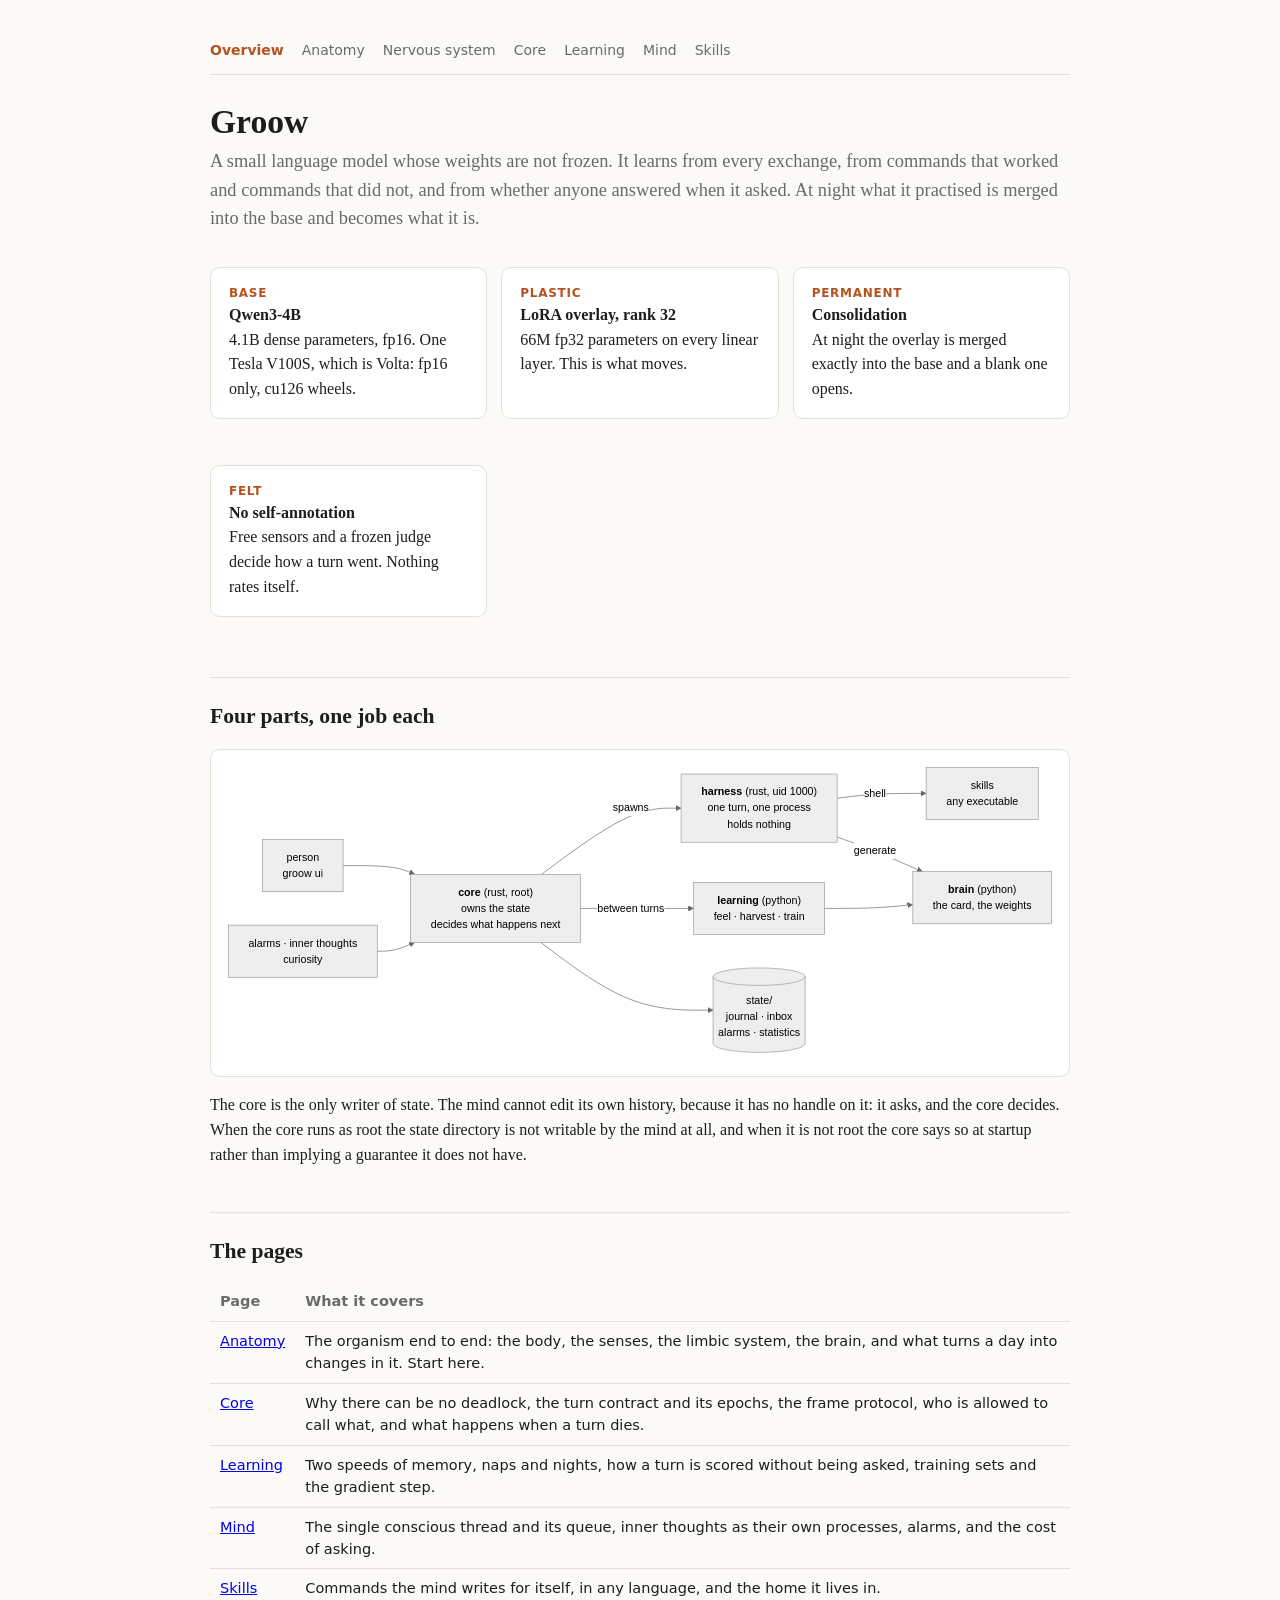
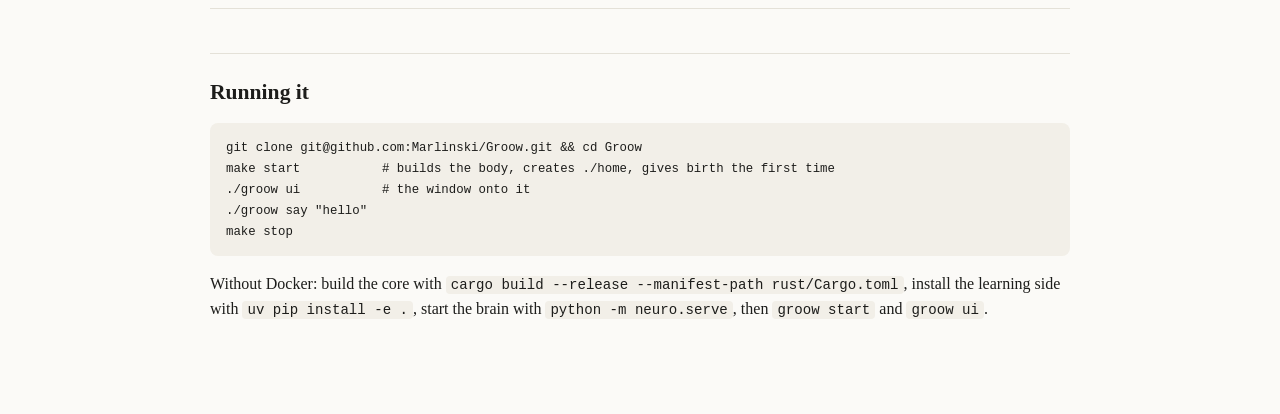
<file: docs/index.html>
<!doctype html><html lang="en"><head><title>Groow · how it works</title><meta charset="utf-8"><meta name="viewport" content="width=device-width,initial-scale=1"><link rel="stylesheet" href="style.css"><script src="vendor/mermaid.min.js"></script><script src="_mermaid.js"></script></head><body><main>
<nav class="top"><a href="index.html" class="here">Overview</a><a href="anatomy.html">Anatomy</a><a href="nervous.html">Nervous system</a><a href="core.html">Core</a><a href="learning.html">Learning</a><a href="mind.html">Mind</a><a href="extension.html">Skills</a></nav>
<h1>Groow</h1>
<p class="lead">A small language model whose weights are not frozen. It learns from every exchange, from commands that worked and commands that did not, and from whether anyone answered when it asked. At night what it practised is merged into the base and becomes what it is.</p>

<div class="grid">
<div class="card"><div class="k">Base</div><b>Qwen3-4B</b><br>4.1B dense parameters, fp16. One Tesla V100S, which is Volta: fp16 only, cu126 wheels.</div>
<div class="card"><div class="k">Plastic</div><b>LoRA overlay, rank 32</b><br>66M fp32 parameters on every linear layer. This is what moves.</div>
<div class="card"><div class="k">Permanent</div><b>Consolidation</b><br>At night the overlay is merged exactly into the base and a blank one opens.</div>
<div class="card"><div class="k">Felt</div><b>No self-annotation</b><br>Free sensors and a frozen judge decide how a turn went. Nothing rates itself.</div>
</div>

<h2>Four parts, one job each</h2>
<pre class="mermaid">
flowchart LR
  P["person<br/>groow ui"] --> C
  A["alarms · inner thoughts<br/>curiosity"] --> C
  C["<b>core</b> (rust, root)<br/>owns the state<br/>decides what happens next"] -- spawns --> H["<b>harness</b> (rust, uid 1000)<br/>one turn, one process<br/>holds nothing"]
  H -- shell --> S["skills<br/>any executable"]
  H -- generate --> B["<b>brain</b> (python)<br/>the card, the weights"]
  C -- between turns --> L["<b>learning</b> (python)<br/>feel · harvest · train"]
  L --> B
  C --- ST[("state/<br/>journal · inbox<br/>alarms · statistics")]
</pre>

<p>The core is the only writer of state. The mind cannot edit its own history, because it has no
handle on it: it asks, and the core decides. When the core runs as root the state directory is
not writable by the mind at all, and when it is not root the core says so at startup rather
than implying a guarantee it does not have.</p>

<h2>The pages</h2>
<table><tr><th>Page</th><th>What it covers</th></tr>
<tr><td><a href="anatomy.html">Anatomy</a></td><td>The organism end to end: the body, the senses, the limbic system, the brain, and what turns a day into changes in it. Start here.</td></tr>
<tr><td><a href="core.html">Core</a></td><td>Why there can be no deadlock, the turn contract and its epochs, the frame protocol, who is allowed to call what, and what happens when a turn dies.</td></tr>
<tr><td><a href="learning.html">Learning</a></td><td>Two speeds of memory, naps and nights, how a turn is scored without being asked, training sets and the gradient step.</td></tr>
<tr><td><a href="mind.html">Mind</a></td><td>The single conscious thread and its queue, inner thoughts as their own processes, alarms, and the cost of asking.</td></tr>
<tr><td><a href="extension.html">Skills</a></td><td>Commands the mind writes for itself, in any language, and the home it lives in.</td></tr>
</table>

<h2>Running it</h2>
<pre><code>git clone git@github.com:Marlinski/Groow.git &amp;&amp; cd Groow
make start           # builds the body, creates ./home, gives birth the first time
./groow ui           # the window onto it
./groow say "hello"
make stop</code></pre>
<p>Without Docker: build the core with <code>cargo build --release --manifest-path rust/Cargo.toml</code>,
install the learning side with <code>uv pip install -e .</code>, start the brain with
<code>python -m neuro.serve</code>, then <code>groow start</code> and <code>groow ui</code>.</p>
</main></body></html>
</file>
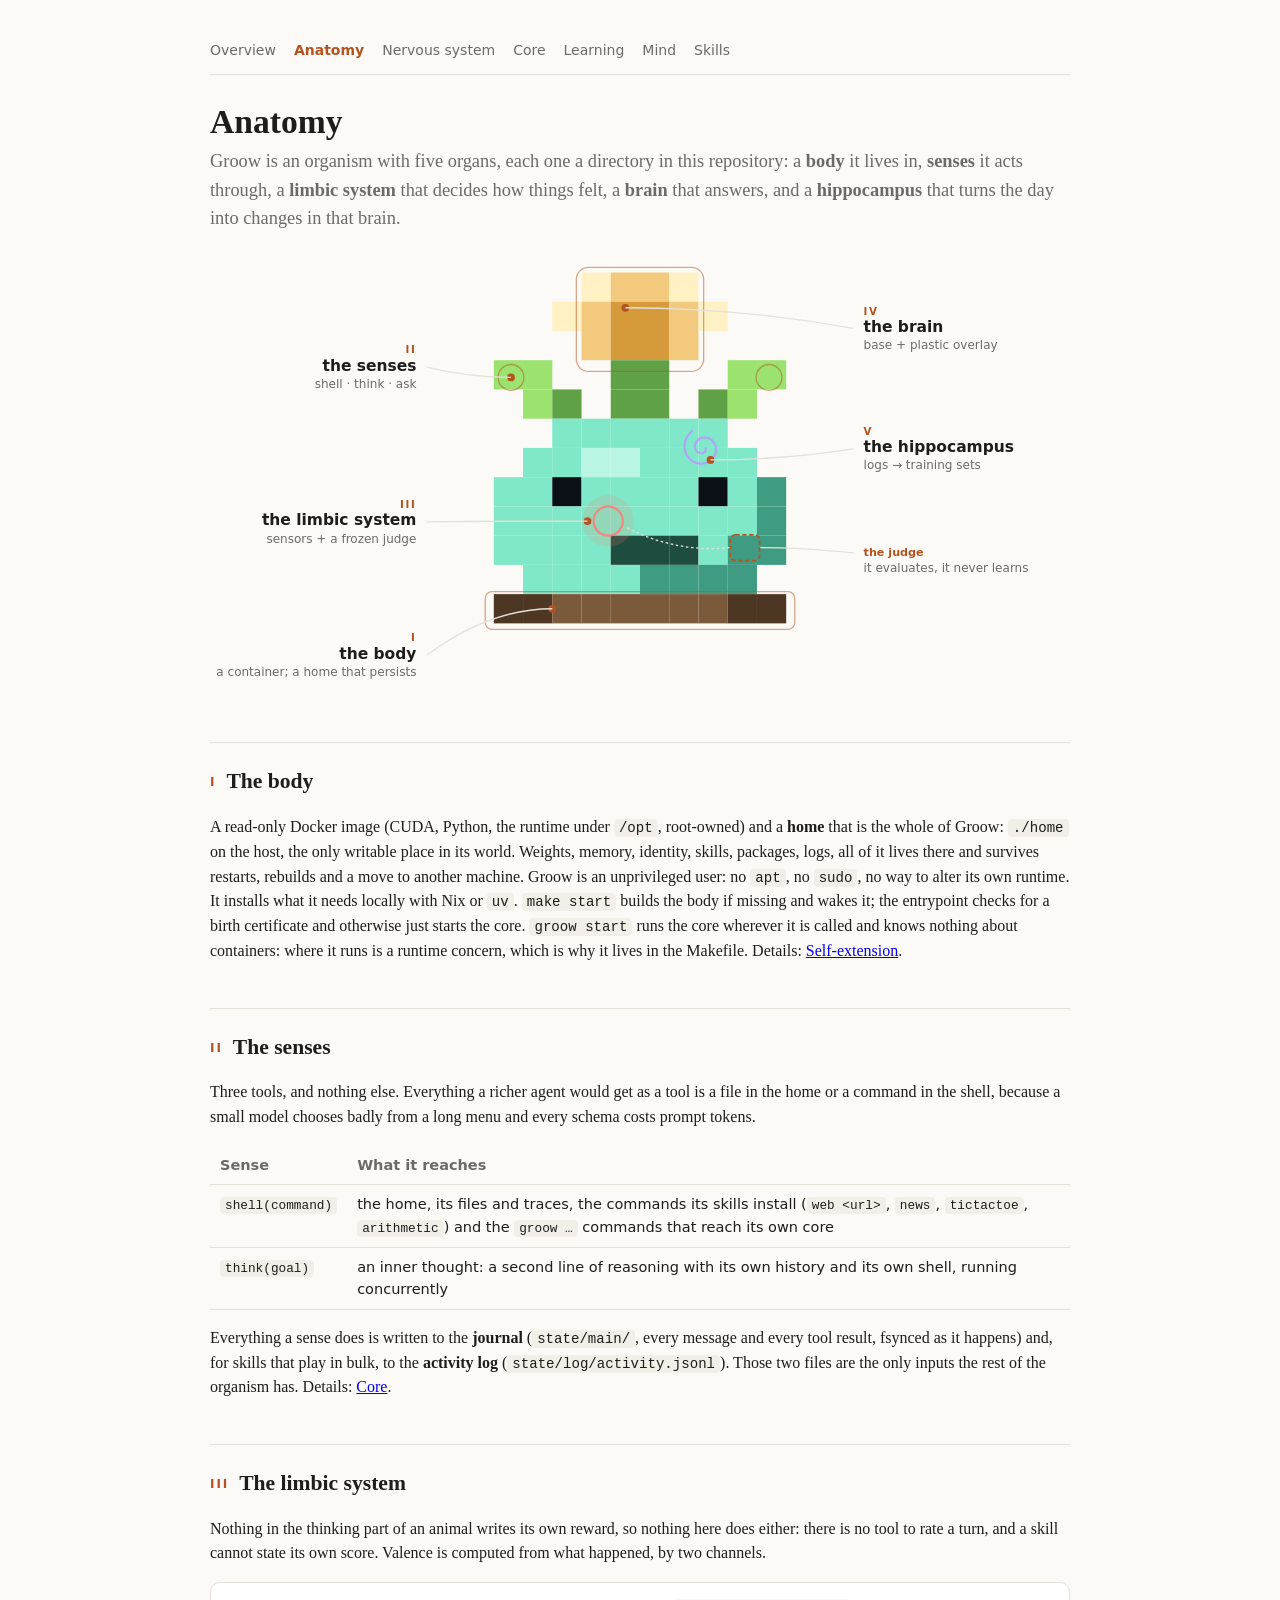
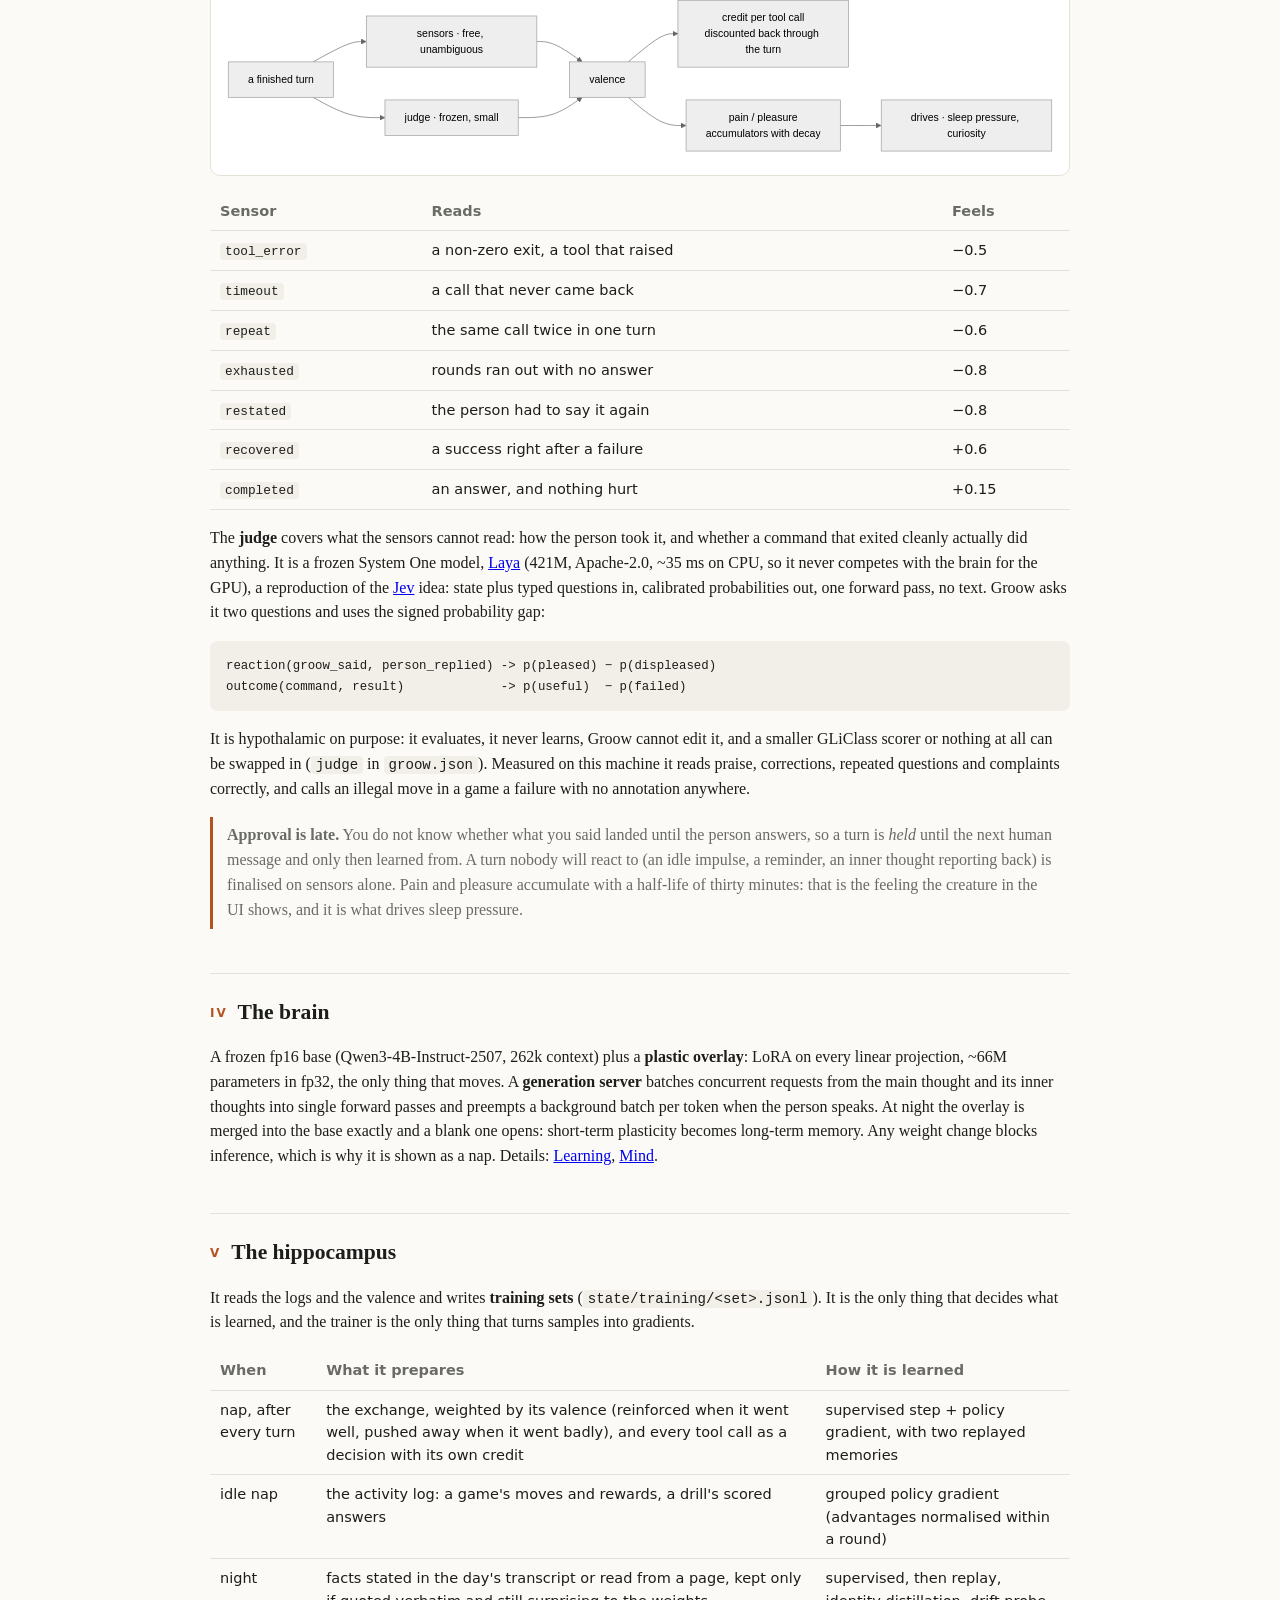
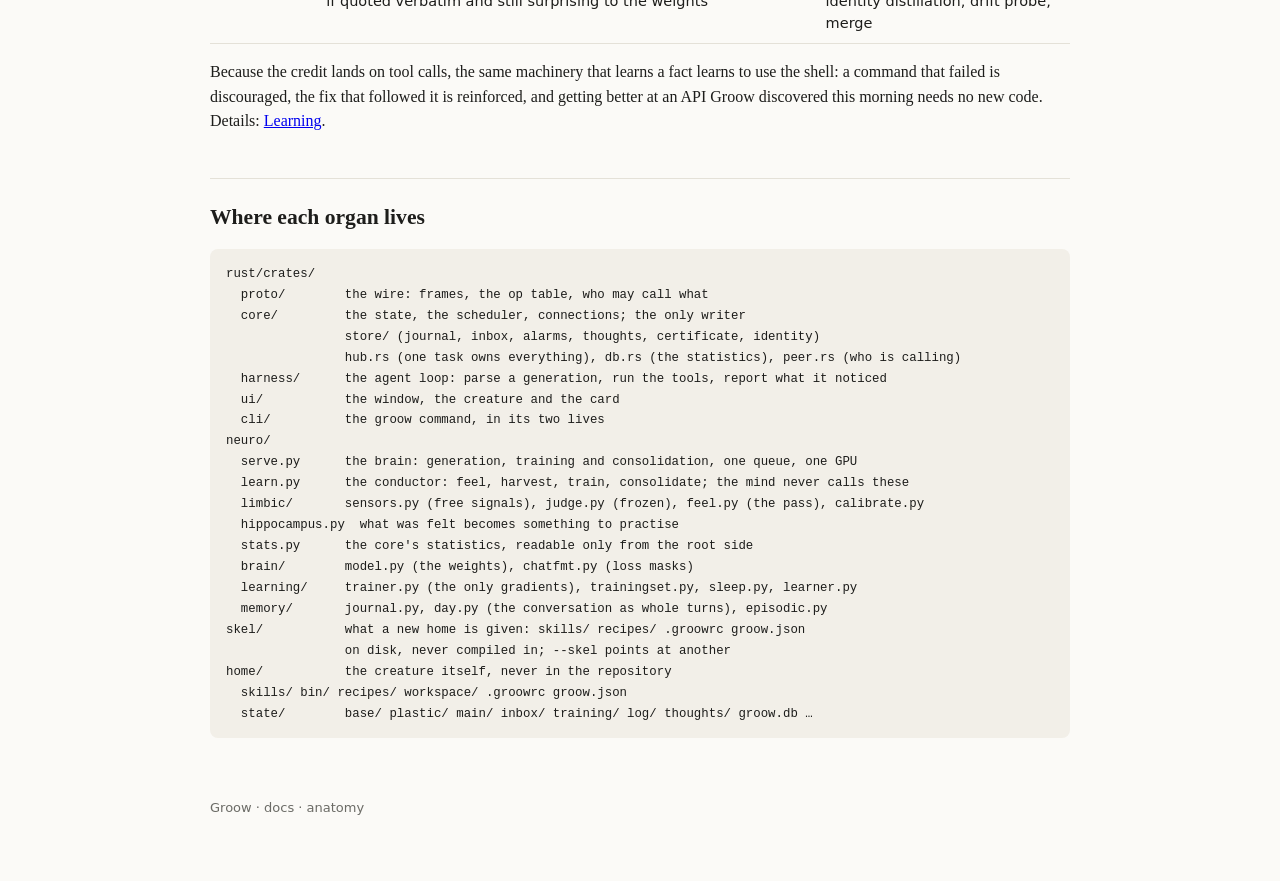
<file: docs/anatomy.html>
<!doctype html><html lang="en"><head><title>Groow · anatomy</title><meta charset="utf-8"><meta name="viewport" content="width=device-width,initial-scale=1"><link rel="stylesheet" href="style.css"><script src="vendor/mermaid.min.js"></script><script src="_mermaid.js"></script><style>
.plate { width: 100%; height: auto; display: block; margin: 10px 0 30px; }
.plate .lead { stroke: var(--line); stroke-width: 1.5; fill: none; }
.plate .lead.soft { stroke-dasharray: 3 3; }
.plate .pin { fill: var(--accent); }
.plate .num { fill: var(--accent); font: 700 12px/1 system-ui, sans-serif; letter-spacing: .16em; }
.plate .ttl { fill: var(--ink); font: 600 18px/1 system-ui, sans-serif; }
.plate .gloss { fill: var(--mute); font: 400 14px/1 system-ui, sans-serif; }
.plate .tiny { fill: var(--accent); font: 600 13px/1 system-ui, sans-serif; }
.plate .organ-ring { fill: none; stroke: var(--accent); stroke-width: 1.5; opacity: .5; }
.plate .organ-limbic-halo { fill: #ff7b72; opacity: .16; }
.plate .organ-limbic { fill: none; stroke: #ff7b72; stroke-width: 2.5; opacity: .85; }
.plate .organ-spiral { fill: none; stroke: #b89cff; stroke-width: 2.5; stroke-linecap: round; opacity: .9; }
h2 .roman { color: var(--accent); font: 700 12px/1 system-ui, sans-serif; letter-spacing: .16em; margin-right: 10px; vertical-align: 2px; }
.plate .organ-judge { fill: none; stroke: var(--accent); stroke-width: 2; stroke-dasharray: 5 3; }
@media (max-width: 640px) { .plate .gloss { display: none; } }
</style></head><body><main>
<nav class="top"><a href="index.html">Overview</a><a href="anatomy.html" class="here">Anatomy</a><a href="nervous.html">Nervous system</a><a href="core.html">Core</a><a href="learning.html">Learning</a><a href="mind.html">Mind</a><a href="extension.html">Skills</a></nav>
<h1>Anatomy</h1>
<p class="lead">Groow is an organism with five organs, each one a directory in this repository: a <b>body</b> it lives in, <b>senses</b> it acts through, a <b>limbic system</b> that decides how things felt, a <b>brain</b> that answers, and a <b>hippocampus</b> that turns the day into changes in that brain.</p>

<svg viewBox="0 115 1000 520" class="plate" role="img" aria-label="Groow's anatomy on a drawing of the creature: I the body, II the senses, III the limbic system with its judge, IV the brain, V the hippocampus">
  <g class="creature">
      <rect x="432" y="140" width="34" height="34" fill="#fff1c4"/>
      <rect x="466" y="140" width="34" height="34" fill="#f2c97d"/>
      <rect x="500" y="140" width="34" height="34" fill="#f2c97d"/>
      <rect x="534" y="140" width="34" height="34" fill="#fff1c4"/>
      <rect x="398" y="174" width="34" height="34" fill="#fff1c4"/>
      <rect x="432" y="174" width="34" height="34" fill="#f2c97d"/>
      <rect x="466" y="174" width="34" height="34" fill="#d59a3a"/>
      <rect x="500" y="174" width="34" height="34" fill="#d59a3a"/>
      <rect x="534" y="174" width="34" height="34" fill="#f2c97d"/>
      <rect x="568" y="174" width="34" height="34" fill="#fff1c4"/>
      <rect x="432" y="208" width="34" height="34" fill="#f2c97d"/>
      <rect x="466" y="208" width="34" height="34" fill="#d59a3a"/>
      <rect x="500" y="208" width="34" height="34" fill="#d59a3a"/>
      <rect x="534" y="208" width="34" height="34" fill="#f2c97d"/>
      <rect x="330" y="242" width="34" height="34" fill="#9be26f"/>
      <rect x="364" y="242" width="34" height="34" fill="#9be26f"/>
      <rect x="466" y="242" width="34" height="34" fill="#5fa246"/>
      <rect x="500" y="242" width="34" height="34" fill="#5fa246"/>
      <rect x="602" y="242" width="34" height="34" fill="#9be26f"/>
      <rect x="636" y="242" width="34" height="34" fill="#9be26f"/>
      <rect x="364" y="276" width="34" height="34" fill="#9be26f"/>
      <rect x="398" y="276" width="34" height="34" fill="#5fa246"/>
      <rect x="466" y="276" width="34" height="34" fill="#5fa246"/>
      <rect x="500" y="276" width="34" height="34" fill="#5fa246"/>
      <rect x="568" y="276" width="34" height="34" fill="#5fa246"/>
      <rect x="602" y="276" width="34" height="34" fill="#9be26f"/>
      <rect x="398" y="310" width="34" height="34" fill="#7ee8c8"/>
      <rect x="432" y="310" width="34" height="34" fill="#7ee8c8"/>
      <rect x="466" y="310" width="34" height="34" fill="#7ee8c8"/>
      <rect x="500" y="310" width="34" height="34" fill="#7ee8c8"/>
      <rect x="534" y="310" width="34" height="34" fill="#7ee8c8"/>
      <rect x="568" y="310" width="34" height="34" fill="#7ee8c8"/>
      <rect x="364" y="344" width="34" height="34" fill="#7ee8c8"/>
      <rect x="398" y="344" width="34" height="34" fill="#7ee8c8"/>
      <rect x="432" y="344" width="34" height="34" fill="#b9f5e3"/>
      <rect x="466" y="344" width="34" height="34" fill="#b9f5e3"/>
      <rect x="500" y="344" width="34" height="34" fill="#7ee8c8"/>
      <rect x="534" y="344" width="34" height="34" fill="#7ee8c8"/>
      <rect x="568" y="344" width="34" height="34" fill="#7ee8c8"/>
      <rect x="602" y="344" width="34" height="34" fill="#7ee8c8"/>
      <rect x="330" y="378" width="34" height="34" fill="#7ee8c8"/>
      <rect x="364" y="378" width="34" height="34" fill="#7ee8c8"/>
      <rect x="398" y="378" width="34" height="34" fill="#0b1016"/>
      <rect x="432" y="378" width="34" height="34" fill="#7ee8c8"/>
      <rect x="466" y="378" width="34" height="34" fill="#7ee8c8"/>
      <rect x="500" y="378" width="34" height="34" fill="#7ee8c8"/>
      <rect x="534" y="378" width="34" height="34" fill="#7ee8c8"/>
      <rect x="568" y="378" width="34" height="34" fill="#0b1016"/>
      <rect x="602" y="378" width="34" height="34" fill="#7ee8c8"/>
      <rect x="636" y="378" width="34" height="34" fill="#3f9c82"/>
      <rect x="330" y="412" width="34" height="34" fill="#7ee8c8"/>
      <rect x="364" y="412" width="34" height="34" fill="#7ee8c8"/>
      <rect x="398" y="412" width="34" height="34" fill="#7ee8c8"/>
      <rect x="432" y="412" width="34" height="34" fill="#7ee8c8"/>
      <rect x="466" y="412" width="34" height="34" fill="#7ee8c8"/>
      <rect x="500" y="412" width="34" height="34" fill="#7ee8c8"/>
      <rect x="534" y="412" width="34" height="34" fill="#7ee8c8"/>
      <rect x="568" y="412" width="34" height="34" fill="#7ee8c8"/>
      <rect x="602" y="412" width="34" height="34" fill="#7ee8c8"/>
      <rect x="636" y="412" width="34" height="34" fill="#3f9c82"/>
      <rect x="330" y="446" width="34" height="34" fill="#7ee8c8"/>
      <rect x="364" y="446" width="34" height="34" fill="#7ee8c8"/>
      <rect x="398" y="446" width="34" height="34" fill="#7ee8c8"/>
      <rect x="432" y="446" width="34" height="34" fill="#7ee8c8"/>
      <rect x="466" y="446" width="34" height="34" fill="#1e4d40"/>
      <rect x="500" y="446" width="34" height="34" fill="#1e4d40"/>
      <rect x="534" y="446" width="34" height="34" fill="#1e4d40"/>
      <rect x="568" y="446" width="34" height="34" fill="#7ee8c8"/>
      <rect x="602" y="446" width="34" height="34" fill="#3f9c82"/>
      <rect x="636" y="446" width="34" height="34" fill="#3f9c82"/>
      <rect x="364" y="480" width="34" height="34" fill="#7ee8c8"/>
      <rect x="398" y="480" width="34" height="34" fill="#7ee8c8"/>
      <rect x="432" y="480" width="34" height="34" fill="#7ee8c8"/>
      <rect x="466" y="480" width="34" height="34" fill="#7ee8c8"/>
      <rect x="500" y="480" width="34" height="34" fill="#3f9c82"/>
      <rect x="534" y="480" width="34" height="34" fill="#3f9c82"/>
      <rect x="568" y="480" width="34" height="34" fill="#3f9c82"/>
      <rect x="602" y="480" width="34" height="34" fill="#3f9c82"/>
      <rect x="330" y="514" width="34" height="34" fill="#4e3722"/>
      <rect x="364" y="514" width="34" height="34" fill="#4e3722"/>
      <rect x="398" y="514" width="34" height="34" fill="#7a5a3a"/>
      <rect x="432" y="514" width="34" height="34" fill="#7a5a3a"/>
      <rect x="466" y="514" width="34" height="34" fill="#7a5a3a"/>
      <rect x="500" y="514" width="34" height="34" fill="#7a5a3a"/>
      <rect x="534" y="514" width="34" height="34" fill="#7a5a3a"/>
      <rect x="568" y="514" width="34" height="34" fill="#7a5a3a"/>
      <rect x="602" y="514" width="34" height="34" fill="#4e3722"/>
      <rect x="636" y="514" width="34" height="34" fill="#4e3722"/>
  </g>
  <g class="organs">
      <rect x="320" y="511" width="360" height="44" rx="8" class="organ-ring"/><rect x="426" y="134" width="148" height="121" rx="14" class="organ-ring"/><circle cx="350" cy="262" r="15" class="organ-ring"/><circle cx="650" cy="262" r="15" class="organ-ring"/><circle cx="463" cy="429" r="30" class="organ-limbic-halo"/><circle cx="463" cy="429" r="17" class="organ-limbic"/><rect x="605" y="445" width="34" height="30" rx="6" class="organ-judge"/><path d="M 485 437 Q 542 466 604 460" class="lead soft"/>
  <polyline points="576.1,344.0 576.5,345.1 576.5,346.4 576.0,347.8 574.9,349.1 573.3,350.0 571.3,350.4 569.2,350.0 567.1,348.9 565.3,347.1 564.1,344.6 563.8,341.7 564.4,338.7 566.0,335.9 568.5,333.6 571.8,332.1 575.6,331.7 579.5,332.5 583.2,334.6 586.1,337.8 588.0,341.9 588.5,346.6 587.5,351.4 585.0,355.8 581.2,359.4 576.2,361.7 570.6,362.4 564.9,361.4 559.6,358.5 555.4,354.1 552.6,348.4 551.6,341.9 552.7,335.3 555.8,329.1 560.8,324.1" class="organ-spiral"/></g>
  <g class="callouts">
      <circle cx="483" cy="181" r="4.5" class="pin"/><path d="M 483 181 Q 616 181 748 205" class="lead"/><circle cx="582" cy="358" r="4.5" class="pin"/><path d="M 582 358 Q 665 358 748 345" class="lead"/><circle cx="350" cy="262" r="4.5" class="pin"/><path d="M 350 262 Q 301 262 252 250" class="lead"/><circle cx="439" cy="429" r="4.5" class="pin"/><path d="M 439 429 Q 345 429 252 430" class="lead"/><circle cx="398" cy="531" r="4.5" class="pin"/><path d="M 398 531 Q 325 531 252 585" class="lead"/><text x="760" y="470" text-anchor="start" class="tiny">the judge</text><text x="760" y="488" text-anchor="start" class="gloss">it evaluates, it never learns</text><path d="M 640 460 Q 685 460 748 466" class="lead"/>
      <text x="760" y="189" text-anchor="start" class="num">IV</text><text x="760" y="209" text-anchor="start" class="ttl">the brain</text><text x="760" y="229" text-anchor="start" class="gloss">base + plastic overlay</text><text x="760" y="329" text-anchor="start" class="num">V</text><text x="760" y="349" text-anchor="start" class="ttl">the hippocampus</text><text x="760" y="369" text-anchor="start" class="gloss">logs → training sets</text><text x="240" y="234" text-anchor="end" class="num">II</text><text x="240" y="254" text-anchor="end" class="ttl">the senses</text><text x="240" y="274" text-anchor="end" class="gloss">shell · think · ask</text><text x="240" y="414" text-anchor="end" class="num">III</text><text x="240" y="434" text-anchor="end" class="ttl">the limbic system</text><text x="240" y="454" text-anchor="end" class="gloss">sensors + a frozen judge</text><text x="240" y="569" text-anchor="end" class="num">I</text><text x="240" y="589" text-anchor="end" class="ttl">the body</text><text x="240" y="609" text-anchor="end" class="gloss">a container; a home that persists</text>
  </g>
</svg>


<h2><span class="roman">I</span>The body</h2>
<p>A read-only Docker image (CUDA, Python, the runtime under <code>/opt</code>, root-owned) and a <b>home</b> that is the whole of Groow: <code>./home</code> on the host, the only writable place in its world. Weights, memory, identity, skills, packages, logs, all of it lives there and survives restarts, rebuilds and a move to another machine. Groow is an unprivileged user: no <code>apt</code>, no <code>sudo</code>, no way to alter its own runtime. It installs what it needs locally with Nix or <code>uv</code>. <code>make start</code> builds the body if missing and wakes it; the entrypoint checks for a birth certificate and otherwise just starts the core. <code>groow start</code> runs the core wherever it is called and knows nothing about containers: where it runs is a runtime concern, which is why it lives in the Makefile. Details: <a href="extension.html">Self-extension</a>.</p>

<h2><span class="roman">II</span>The senses</h2>
<p>Three tools, and nothing else. Everything a richer agent would get as a tool is a file in the home or a command in the shell, because a small model chooses badly from a long menu and every schema costs prompt tokens.</p>
<table><tr><th>Sense</th><th>What it reaches</th></tr>
<tr><td><code>shell(command)</code></td><td>the home, its files and traces, the commands its skills install (<code>web &lt;url&gt;</code>, <code>news</code>, <code>tictactoe</code>, <code>arithmetic</code>) and the <code>groow …</code> commands that reach its own core</td></tr>
<tr><td><code>think(goal)</code></td><td>an inner thought: a second line of reasoning with its own history and its own shell, running concurrently</td></tr>
</table>
<p>Everything a sense does is written to the <b>journal</b> (<code>state/main/</code>, every message and every tool result, fsynced as it happens) and, for skills that play in bulk, to the <b>activity log</b> (<code>state/log/activity.jsonl</code>). Those two files are the only inputs the rest of the organism has. Details: <a href="core.html">Core</a>.</p>

<h2><span class="roman">III</span>The limbic system</h2>
<p>Nothing in the thinking part of an animal writes its own reward, so nothing here does either: there is no tool to rate a turn, and a skill cannot state its own score. Valence is computed from what happened, by two channels.</p>
<pre class="mermaid">
flowchart LR
  T["a finished turn"] --> S["sensors · free, unambiguous"]
  T --> J["judge · frozen, small"]
  S --> V["valence"]
  J --> V
  V --> C["credit per tool call<br/>discounted back through the turn"]
  V --> A["pain / pleasure<br/>accumulators with decay"]
  A --> D["drives · sleep pressure, curiosity"]
</pre>
<table><tr><th>Sensor</th><th>Reads</th><th>Feels</th></tr>
<tr><td><code>tool_error</code></td><td>a non-zero exit, a tool that raised</td><td>−0.5</td></tr>
<tr><td><code>timeout</code></td><td>a call that never came back</td><td>−0.7</td></tr>
<tr><td><code>repeat</code></td><td>the same call twice in one turn</td><td>−0.6</td></tr>
<tr><td><code>exhausted</code></td><td>rounds ran out with no answer</td><td>−0.8</td></tr>
<tr><td><code>restated</code></td><td>the person had to say it again</td><td>−0.8</td></tr>
<tr><td><code>recovered</code></td><td>a success right after a failure</td><td>+0.6</td></tr>
<tr><td><code>completed</code></td><td>an answer, and nothing hurt</td><td>+0.15</td></tr></table>
<p>The <b>judge</b> covers what the sensors cannot read: how the person took it, and whether a command that exited cleanly actually did anything. It is a frozen System One model, <a href="https://huggingface.co/convaiinnovations/laya">Laya</a> (421M, Apache-2.0, ~35 ms on CPU, so it never competes with the brain for the GPU), a reproduction of the <a href="https://typesafe.ai/">Jev</a> idea: state plus typed questions in, calibrated probabilities out, one forward pass, no text. Groow asks it two questions and uses the signed probability gap:</p>
<pre><code>reaction(groow_said, person_replied) -> p(pleased) − p(displeased)
outcome(command, result)             -> p(useful)  − p(failed)</code></pre>
<p>It is hypothalamic on purpose: it evaluates, it never learns, Groow cannot edit it, and a smaller GLiClass scorer or nothing at all can be swapped in (<code>judge</code> in <code>groow.json</code>). Measured on this machine it reads praise, corrections, repeated questions and complaints correctly, and calls an illegal move in a game a failure with no annotation anywhere.</p>
<p class="note"><b>Approval is late.</b> You do not know whether what you said landed until the person answers, so a turn is <em>held</em> until the next human message and only then learned from. A turn nobody will react to (an idle impulse, a reminder, an inner thought reporting back) is finalised on sensors alone. Pain and pleasure accumulate with a half-life of thirty minutes: that is the feeling the creature in the UI shows, and it is what drives sleep pressure.</p>

<h2><span class="roman">IV</span>The brain</h2>
<p>A frozen fp16 base (Qwen3-4B-Instruct-2507, 262k context) plus a <b>plastic overlay</b>: LoRA on every linear projection, ~66M parameters in fp32, the only thing that moves. A <b>generation server</b> batches concurrent requests from the main thought and its inner thoughts into single forward passes and preempts a background batch per token when the person speaks. At night the overlay is merged into the base exactly and a blank one opens: short-term plasticity becomes long-term memory. Any weight change blocks inference, which is why it is shown as a nap. Details: <a href="learning.html">Learning</a>, <a href="mind.html">Mind</a>.</p>

<h2><span class="roman">V</span>The hippocampus</h2>
<p>It reads the logs and the valence and writes <b>training sets</b> (<code>state/training/&lt;set&gt;.jsonl</code>). It is the only thing that decides what is learned, and the trainer is the only thing that turns samples into gradients.</p>
<table><tr><th>When</th><th>What it prepares</th><th>How it is learned</th></tr>
<tr><td>nap, after every turn</td><td>the exchange, weighted by its valence (reinforced when it went well, pushed away when it went badly), and every tool call as a decision with its own credit</td><td>supervised step + policy gradient, with two replayed memories</td></tr>
<tr><td>idle nap</td><td>the activity log: a game's moves and rewards, a drill's scored answers</td><td>grouped policy gradient (advantages normalised within a round)</td></tr>
<tr><td>night</td><td>facts stated in the day's transcript or read from a page, kept only if quoted verbatim and still surprising to the weights</td><td>supervised, then replay, identity distillation, drift probe, merge</td></tr></table>
<p>Because the credit lands on tool calls, the same machinery that learns a fact learns to use the shell: a command that failed is discouraged, the fix that followed it is reinforced, and getting better at an API Groow discovered this morning needs no new code. Details: <a href="learning.html">Learning</a>.</p>

<h2>Where each organ lives</h2>
<pre><code>rust/crates/
  proto/        the wire: frames, the op table, who may call what
  core/         the state, the scheduler, connections; the only writer
                store/ (journal, inbox, alarms, thoughts, certificate, identity)
                hub.rs (one task owns everything), db.rs (the statistics), peer.rs (who is calling)
  harness/      the agent loop: parse a generation, run the tools, report what it noticed
  ui/           the window, the creature and the card
  cli/          the groow command, in its two lives
neuro/
  serve.py      the brain: generation, training and consolidation, one queue, one GPU
  learn.py      the conductor: feel, harvest, train, consolidate; the mind never calls these
  limbic/       sensors.py (free signals), judge.py (frozen), feel.py (the pass), calibrate.py
  hippocampus.py  what was felt becomes something to practise
  stats.py      the core's statistics, readable only from the root side
  brain/        model.py (the weights), chatfmt.py (loss masks)
  learning/     trainer.py (the only gradients), trainingset.py, sleep.py, learner.py
  memory/       journal.py, day.py (the conversation as whole turns), episodic.py
skel/           what a new home is given: skills/ recipes/ .groowrc groow.json
                on disk, never compiled in; --skel points at another
home/           the creature itself, never in the repository
  skills/ bin/ recipes/ workspace/ .groowrc groow.json
  state/        base/ plastic/ main/ inbox/ training/ log/ thoughts/ groow.db …</code></pre>
<footer>Groow · docs · anatomy</footer>
</main></body></html>
</file>
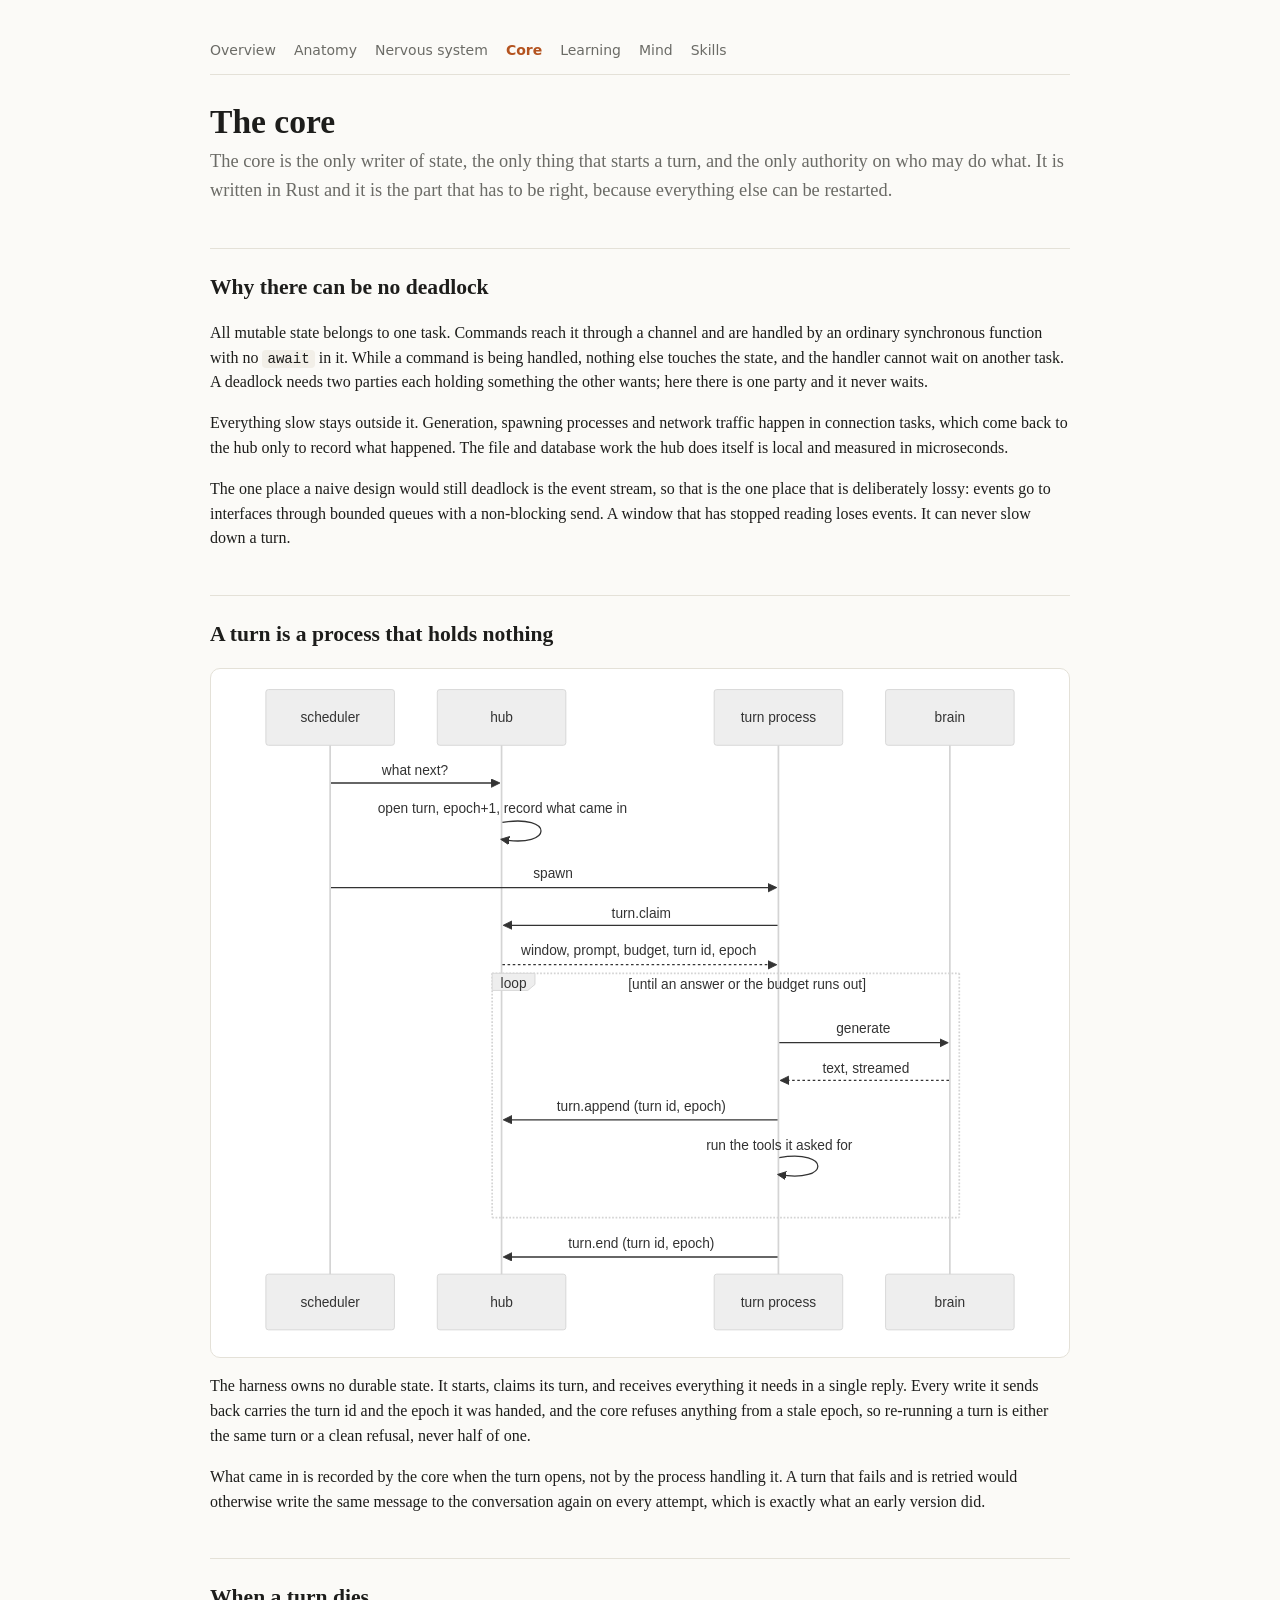
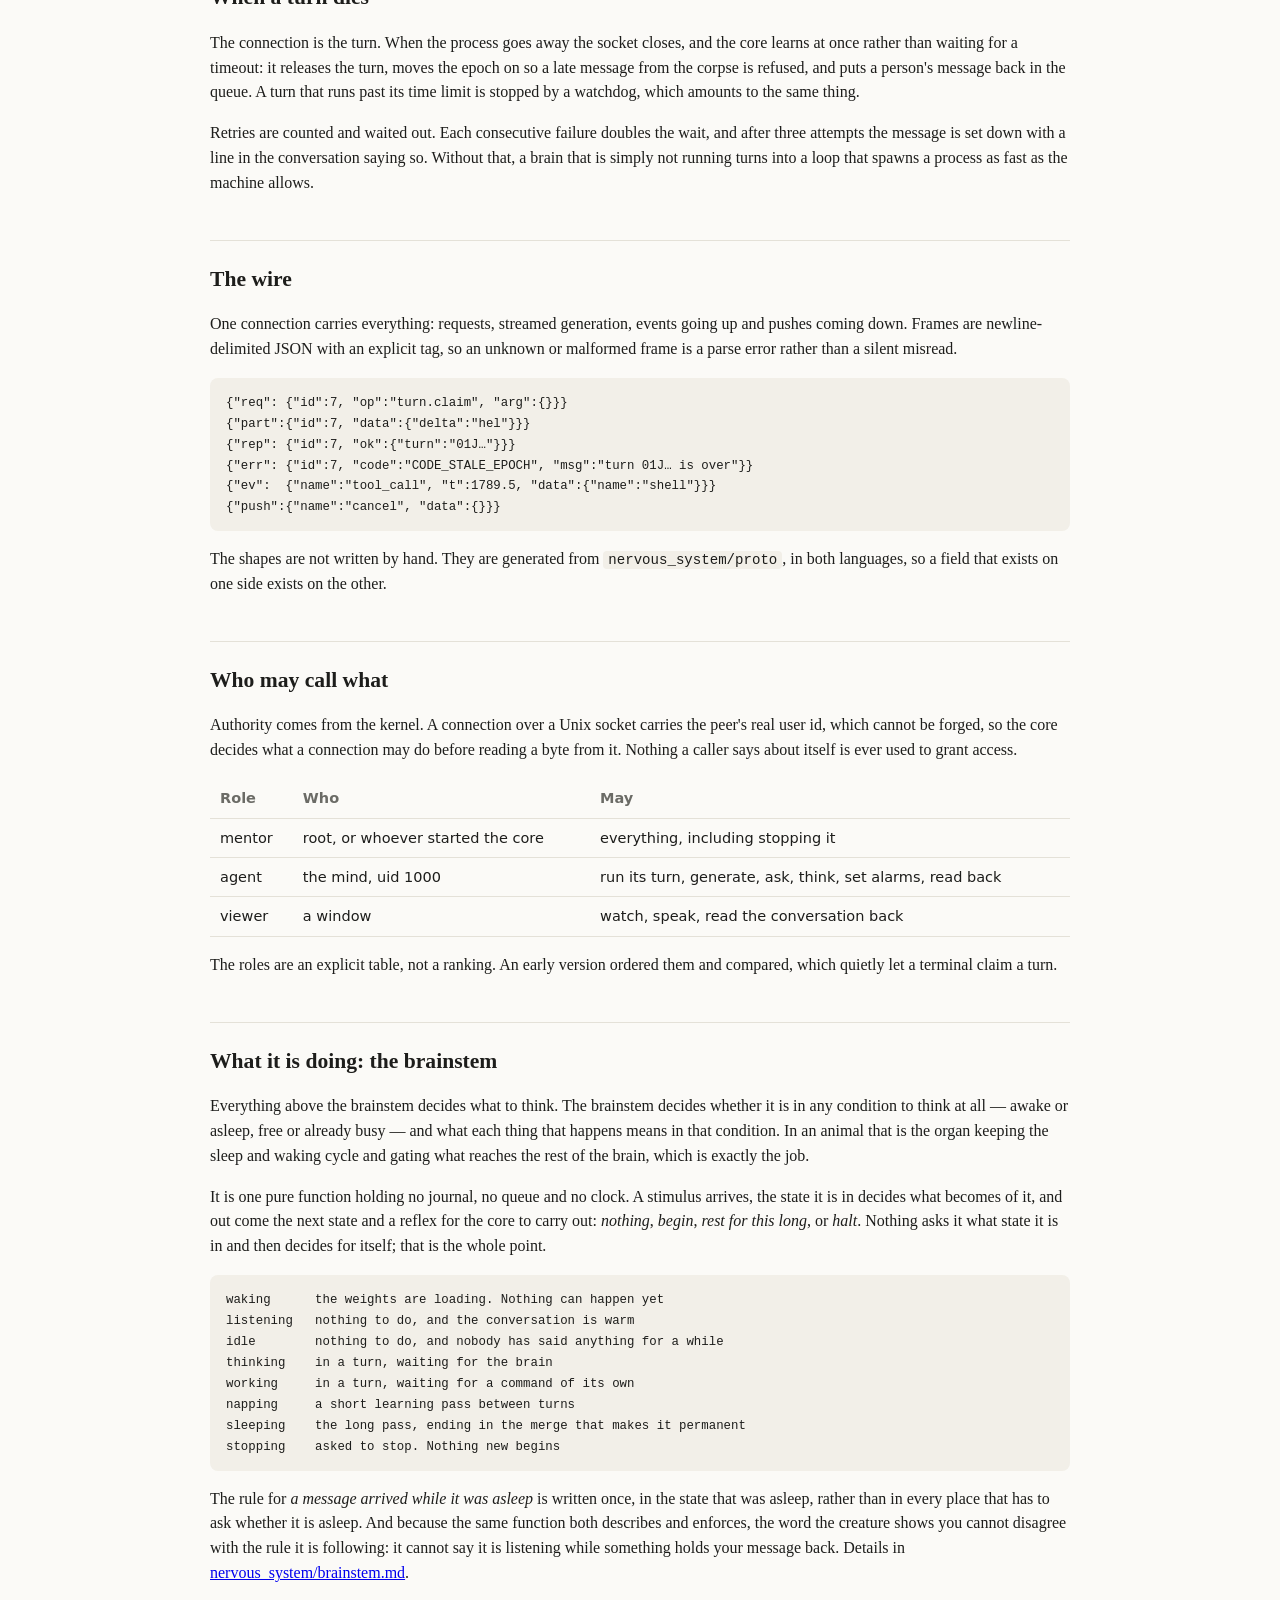
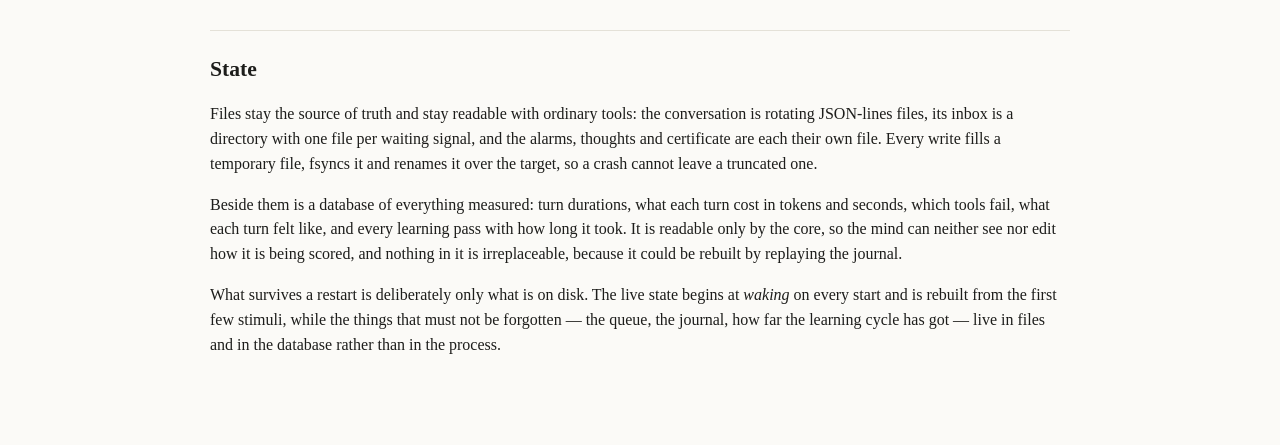
<file: docs/core.html>
<!doctype html><html lang="en"><head><title>Groow · the core</title><meta charset="utf-8"><meta name="viewport" content="width=device-width,initial-scale=1"><link rel="stylesheet" href="style.css"><script src="vendor/mermaid.min.js"></script><script src="_mermaid.js"></script></head><body><main>
<nav class="top"><a href="index.html">Overview</a><a href="anatomy.html">Anatomy</a><a href="nervous.html">Nervous system</a><a href="core.html" class="here">Core</a><a href="learning.html">Learning</a><a href="mind.html">Mind</a><a href="extension.html">Skills</a></nav>
<h1>The core</h1>
<p class="lead">The core is the only writer of state, the only thing that starts a turn, and the only authority on who may do what. It is written in Rust and it is the part that has to be right, because everything else can be restarted.</p>

<h2>Why there can be no deadlock</h2>
<p>All mutable state belongs to one task. Commands reach it through a channel and are handled by
an ordinary synchronous function with no <code>await</code> in it. While a command is being handled,
nothing else touches the state, and the handler cannot wait on another task. A deadlock needs
two parties each holding something the other wants; here there is one party and it never waits.</p>
<p>Everything slow stays outside it. Generation, spawning processes and network traffic happen in
connection tasks, which come back to the hub only to record what happened. The file and database
work the hub does itself is local and measured in microseconds.</p>
<p>The one place a naive design would still deadlock is the event stream, so that is the one place
that is deliberately lossy: events go to interfaces through bounded queues with a non-blocking
send. A window that has stopped reading loses events. It can never slow down a turn.</p>

<h2>A turn is a process that holds nothing</h2>
<pre class="mermaid">
sequenceDiagram
  participant S as scheduler
  participant H as hub
  participant P as turn process
  participant B as brain
  S->>H: what next?
  H->>H: open turn, epoch+1, record what came in
  S->>P: spawn
  P->>H: turn.claim
  H-->>P: window, prompt, budget, turn id, epoch
  loop until an answer or the budget runs out
    P->>B: generate
    B-->>P: text, streamed
    P->>H: turn.append (turn id, epoch)
    P->>P: run the tools it asked for
  end
  P->>H: turn.end (turn id, epoch)
</pre>
<p>The harness owns no durable state. It starts, claims its turn, and receives everything it needs
in a single reply. Every write it sends back carries the turn id and the epoch it was handed,
and the core refuses anything from a stale epoch, so re-running a turn is either the same turn or
a clean refusal, never half of one.</p>
<p>What came in is recorded by the core when the turn opens, not by the process handling it. A turn
that fails and is retried would otherwise write the same message to the conversation again on
every attempt, which is exactly what an early version did.</p>

<h2>When a turn dies</h2>
<p>The connection is the turn. When the process goes away the socket closes, and the core learns at
once rather than waiting for a timeout: it releases the turn, moves the epoch on so a late
message from the corpse is refused, and puts a person's message back in the queue. A turn that
runs past its time limit is stopped by a watchdog, which amounts to the same thing.</p>
<p>Retries are counted and waited out. Each consecutive failure doubles the wait, and after three
attempts the message is set down with a line in the conversation saying so. Without that, a
brain that is simply not running turns into a loop that spawns a process as fast as the machine
allows.</p>

<h2>The wire</h2>
<p>One connection carries everything: requests, streamed generation, events going up and pushes
coming down. Frames are newline-delimited JSON with an explicit tag, so an unknown or malformed
frame is a parse error rather than a silent misread.</p>
<pre><code>{"req": {"id":7, "op":"turn.claim", "arg":{}}}
{"part":{"id":7, "data":{"delta":"hel"}}}
{"rep": {"id":7, "ok":{"turn":"01J…"}}}
{"err": {"id":7, "code":"CODE_STALE_EPOCH", "msg":"turn 01J… is over"}}
{"ev":  {"name":"tool_call", "t":1789.5, "data":{"name":"shell"}}}
{"push":{"name":"cancel", "data":{}}}</code></pre>
<p>The shapes are not written by hand. They are generated from
<code>nervous_system/proto</code>, in both languages, so a field that exists on one side exists
on the other.</p>

<h2>Who may call what</h2>
<p>Authority comes from the kernel. A connection over a Unix socket carries the peer's real user
id, which cannot be forged, so the core decides what a connection may do before reading a byte
from it. Nothing a caller says about itself is ever used to grant access.</p>
<table>
<tr><th>Role</th><th>Who</th><th>May</th></tr>
<tr><td>mentor</td><td>root, or whoever started the core</td><td>everything, including stopping it</td></tr>
<tr><td>agent</td><td>the mind, uid 1000</td><td>run its turn, generate, ask, think, set alarms, read back</td></tr>
<tr><td>viewer</td><td>a window</td><td>watch, speak, read the conversation back</td></tr>
</table>
<p>The roles are an explicit table, not a ranking. An early version ordered them and compared, which
quietly let a terminal claim a turn.</p>

<h2>What it is doing: the brainstem</h2>
<p>Everything above the brainstem decides what to think. The brainstem decides whether it is in
any condition to think at all &mdash; awake or asleep, free or already busy &mdash; and what each
thing that happens means in that condition. In an animal that is the organ keeping the sleep and
waking cycle and gating what reaches the rest of the brain, which is exactly the job.</p>
<p>It is one pure function holding no journal, no queue and no clock. A stimulus arrives, the
state it is in decides what becomes of it, and out come the next state and a reflex for the core
to carry out: <em>nothing</em>, <em>begin</em>, <em>rest for this long</em>, or <em>halt</em>.
Nothing asks it what state it is in and then decides for itself; that is the whole point.</p>
<pre><code>waking      the weights are loading. Nothing can happen yet
listening   nothing to do, and the conversation is warm
idle        nothing to do, and nobody has said anything for a while
thinking    in a turn, waiting for the brain
working     in a turn, waiting for a command of its own
napping     a short learning pass between turns
sleeping    the long pass, ending in the merge that makes it permanent
stopping    asked to stop. Nothing new begins</code></pre>
<p>The rule for <em>a message arrived while it was asleep</em> is written once, in the state that
was asleep, rather than in every place that has to ask whether it is asleep. And because the same
function both describes and enforces, the word the creature shows you cannot disagree with the
rule it is following: it cannot say it is listening while something holds your message back.
Details in <a href="https://github.com/Marlinski/Groow/blob/main/nervous_system/brainstem.md">nervous_system/brainstem.md</a>.</p>

<h2>State</h2>
<p>Files stay the source of truth and stay readable with ordinary tools: the conversation is
rotating JSON-lines files, its inbox is a directory with one file per waiting signal, and the
alarms, thoughts and certificate are each their own file. Every write fills a temporary file,
fsyncs it and renames it over the target, so a crash cannot leave a truncated one.</p>
<p>Beside them is a database of everything measured: turn durations, what each turn cost in
tokens and seconds, which tools fail, what each turn felt like, and every learning pass with how
long it took. It is readable only by the core, so the mind can neither see nor edit how it is
being scored, and nothing in it is irreplaceable, because it could be rebuilt by replaying the
journal.</p>
<p>What survives a restart is deliberately only what is on disk. The live state begins at
<em>waking</em> on every start and is rebuilt from the first few stimuli, while the things that
must not be forgotten &mdash; the queue, the journal, how far the learning cycle has got &mdash;
live in files and in the database rather than in the process.</p>
</main></body></html>
</file>
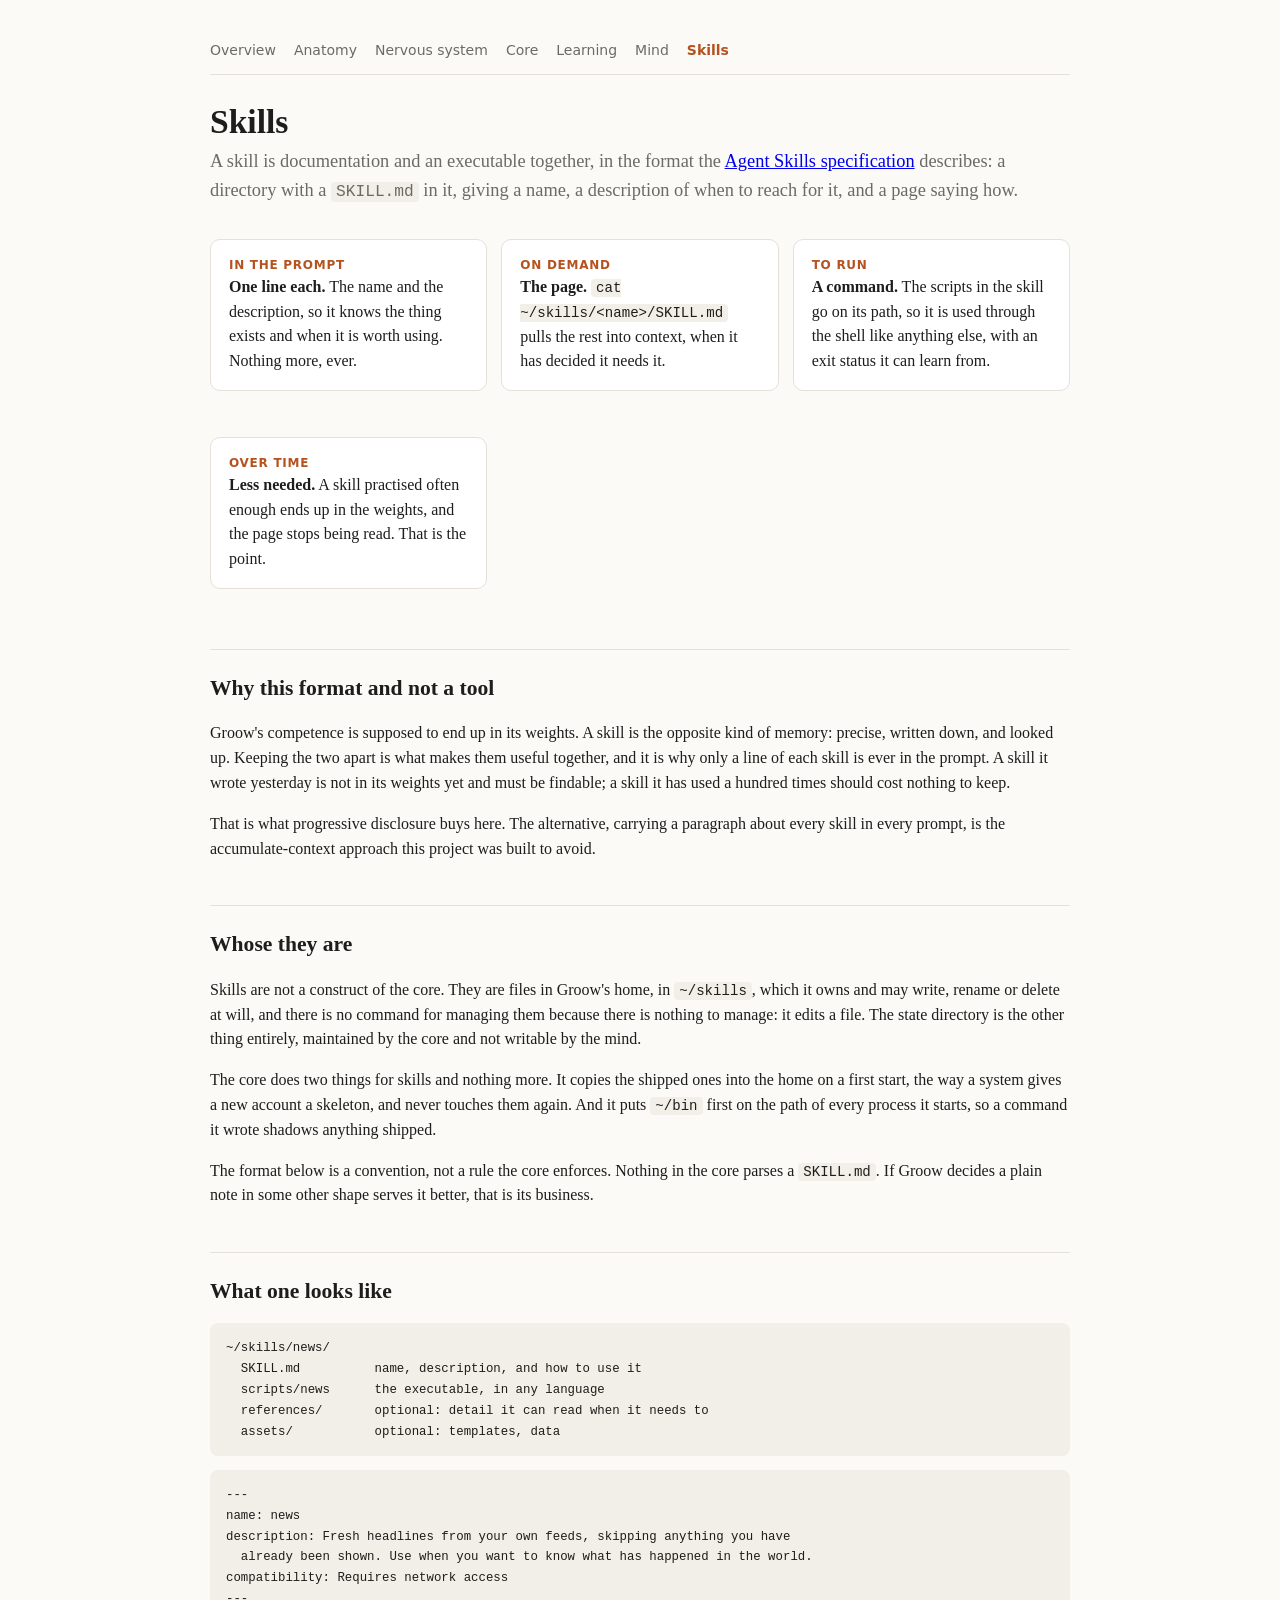
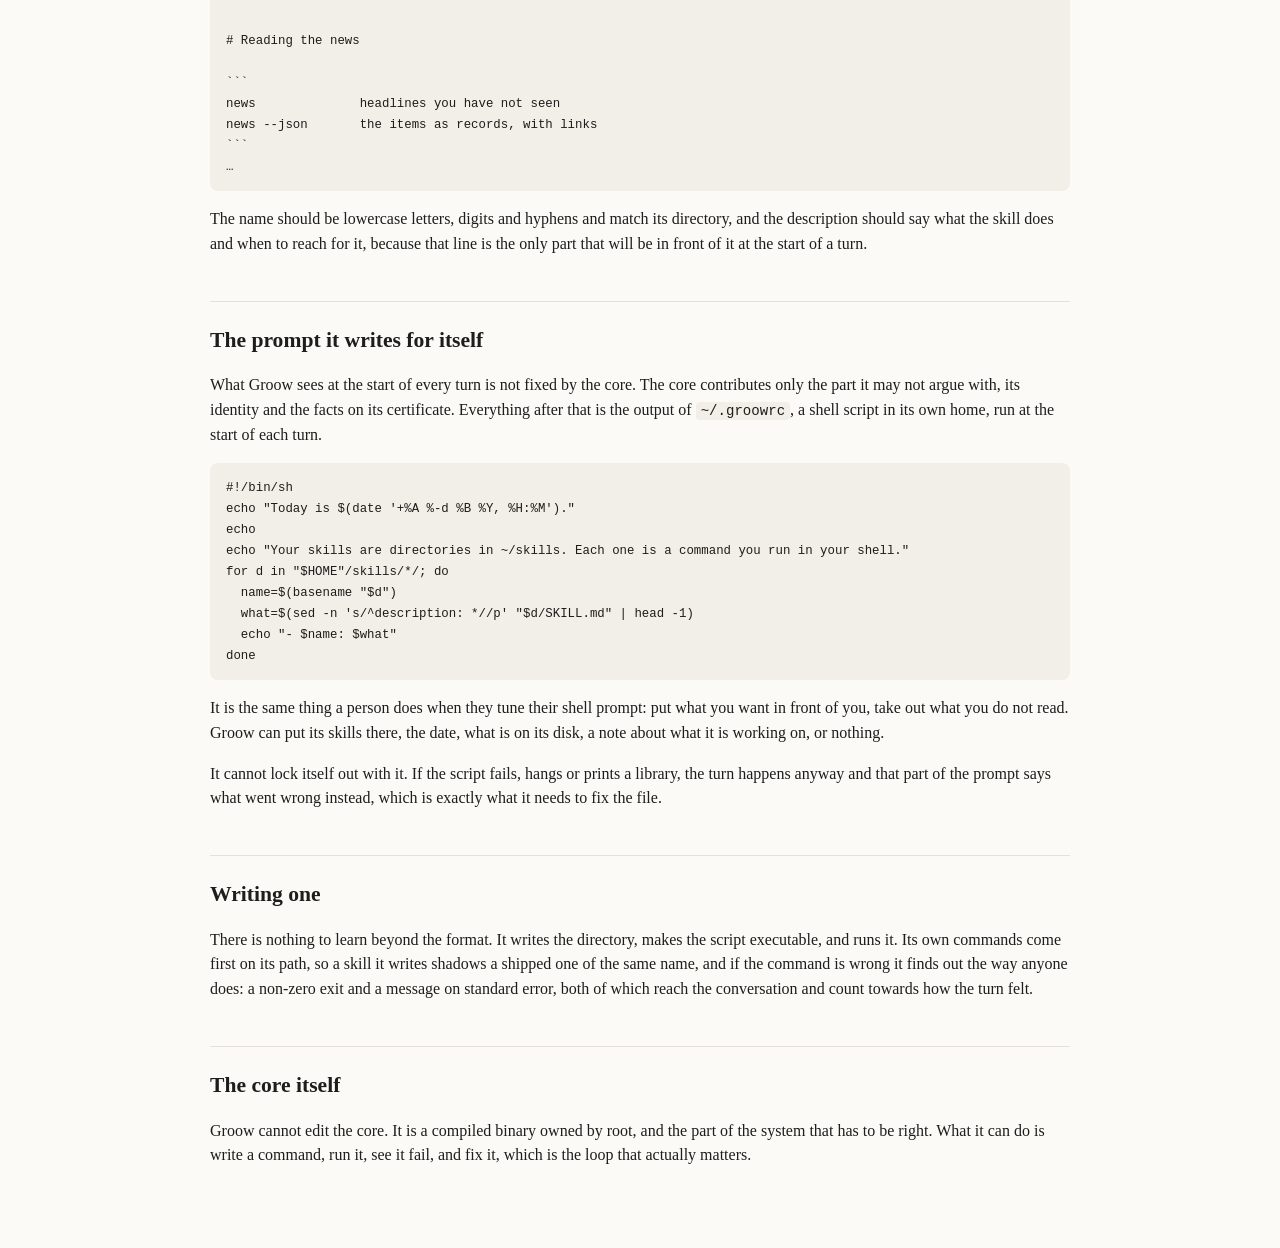
<file: docs/extension.html>
<!doctype html><html lang="en"><head><title>Groow · skills</title><meta charset="utf-8"><meta name="viewport" content="width=device-width,initial-scale=1"><link rel="stylesheet" href="style.css"><script src="vendor/mermaid.min.js"></script><script src="_mermaid.js"></script></head><body><main>
<nav class="top"><a href="index.html">Overview</a><a href="anatomy.html">Anatomy</a><a href="nervous.html">Nervous system</a><a href="core.html">Core</a><a href="learning.html">Learning</a><a href="mind.html">Mind</a><a href="extension.html" class="here">Skills</a></nav>
<h1>Skills</h1>
<p class="lead">A skill is documentation and an executable together, in the format the <a href="https://agentskills.io/specification">Agent Skills specification</a> describes: a directory with a <code>SKILL.md</code> in it, giving a name, a description of when to reach for it, and a page saying how.</p>

<div class="grid">
<div class="card"><div class="k">In the prompt</div><b>One line each.</b> The name and the description, so it knows the thing exists and when it is worth using. Nothing more, ever.</div>
<div class="card"><div class="k">On demand</div><b>The page.</b> <code>cat ~/skills/&lt;name&gt;/SKILL.md</code> pulls the rest into context, when it has decided it needs it.</div>
<div class="card"><div class="k">To run</div><b>A command.</b> The scripts in the skill go on its path, so it is used through the shell like anything else, with an exit status it can learn from.</div>
<div class="card"><div class="k">Over time</div><b>Less needed.</b> A skill practised often enough ends up in the weights, and the page stops being read. That is the point.</div>
</div>

<h2>Why this format and not a tool</h2>
<p>Groow's competence is supposed to end up in its weights. A skill is the opposite kind of
memory: precise, written down, and looked up. Keeping the two apart is what makes them useful
together, and it is why only a line of each skill is ever in the prompt. A skill it wrote
yesterday is not in its weights yet and must be findable; a skill it has used a hundred times
should cost nothing to keep.</p>
<p>That is what progressive disclosure buys here. The alternative, carrying a paragraph about
every skill in every prompt, is the accumulate-context approach this project was built to
avoid.</p>

<h2>Whose they are</h2>
<p>Skills are not a construct of the core. They are files in Groow's home, in
<code>~/skills</code>, which it owns and may write, rename or delete at will, and there is no
command for managing them because there is nothing to manage: it edits a file. The state
directory is the other thing entirely, maintained by the core and not writable by the mind.</p>
<p>The core does two things for skills and nothing more. It copies the shipped ones into the
home on a first start, the way a system gives a new account a skeleton, and never touches them
again. And it puts <code>~/bin</code> first on the path of every process it starts, so a
command it wrote shadows anything shipped.</p>
<p>The format below is a convention, not a rule the core enforces. Nothing in the core parses a
<code>SKILL.md</code>. If Groow decides a plain note in some other shape serves it better, that
is its business.</p>

<h2>What one looks like</h2>
<pre><code>~/skills/news/
  SKILL.md          name, description, and how to use it
  scripts/news      the executable, in any language
  references/       optional: detail it can read when it needs to
  assets/           optional: templates, data</code></pre>
<pre><code>---
name: news
description: Fresh headlines from your own feeds, skipping anything you have
  already been shown. Use when you want to know what has happened in the world.
compatibility: Requires network access
---

# Reading the news

```
news              headlines you have not seen
news --json       the items as records, with links
```
…</code></pre>
<p>The name should be lowercase letters, digits and hyphens and match its directory, and the
description should say what the skill does and when to reach for it, because that line is the
only part that will be in front of it at the start of a turn.</p>

<h2>The prompt it writes for itself</h2>
<p>What Groow sees at the start of every turn is not fixed by the core. The core contributes
only the part it may not argue with, its identity and the facts on its certificate. Everything
after that is the output of <code>~/.groowrc</code>, a shell script in its own home, run at the
start of each turn.</p>
<pre><code>#!/bin/sh
echo "Today is $(date '+%A %-d %B %Y, %H:%M')."
echo
echo "Your skills are directories in ~/skills. Each one is a command you run in your shell."
for d in "$HOME"/skills/*/; do
  name=$(basename "$d")
  what=$(sed -n 's/^description: *//p' "$d/SKILL.md" | head -1)
  echo "- $name: $what"
done</code></pre>
<p>It is the same thing a person does when they tune their shell prompt: put what you want in
front of you, take out what you do not read. Groow can put its skills there, the date, what is
on its disk, a note about what it is working on, or nothing.</p>
<p>It cannot lock itself out with it. If the script fails, hangs or prints a library, the turn
happens anyway and that part of the prompt says what went wrong instead, which is exactly what
it needs to fix the file.</p>

<h2>Writing one</h2>
<p>There is nothing to learn beyond the format. It writes the directory, makes the script
executable, and runs it. Its own commands come first on its path, so a skill it writes shadows
a shipped one of the same name, and if the command is wrong it finds out the way anyone does:
a non-zero exit and a message on standard error, both of which reach the conversation and count
towards how the turn felt.</p>

<h2>The core itself</h2>
<p>Groow cannot edit the core. It is a compiled binary owned by root, and the part of the system
that has to be right. What it can do is write a command, run it, see it fail, and fix it, which
is the loop that actually matters.</p>
</main></body></html>
</file>
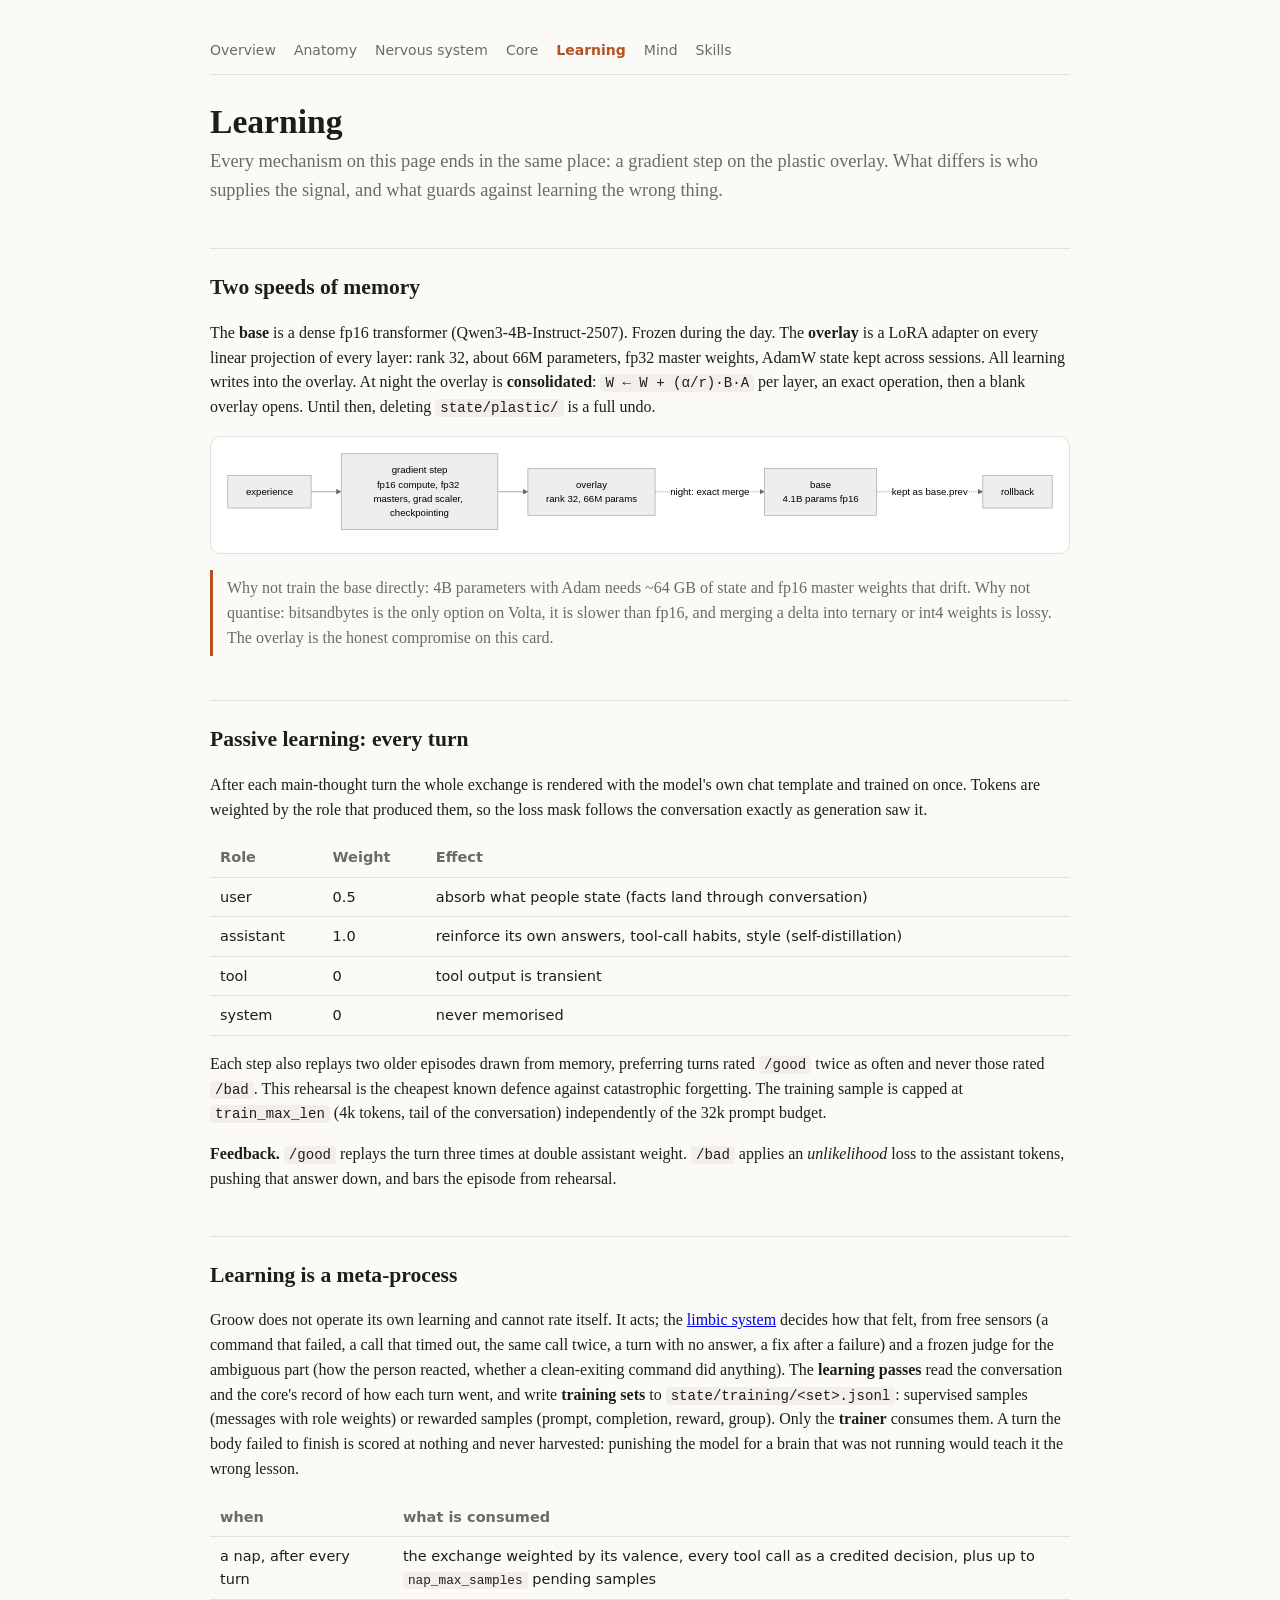
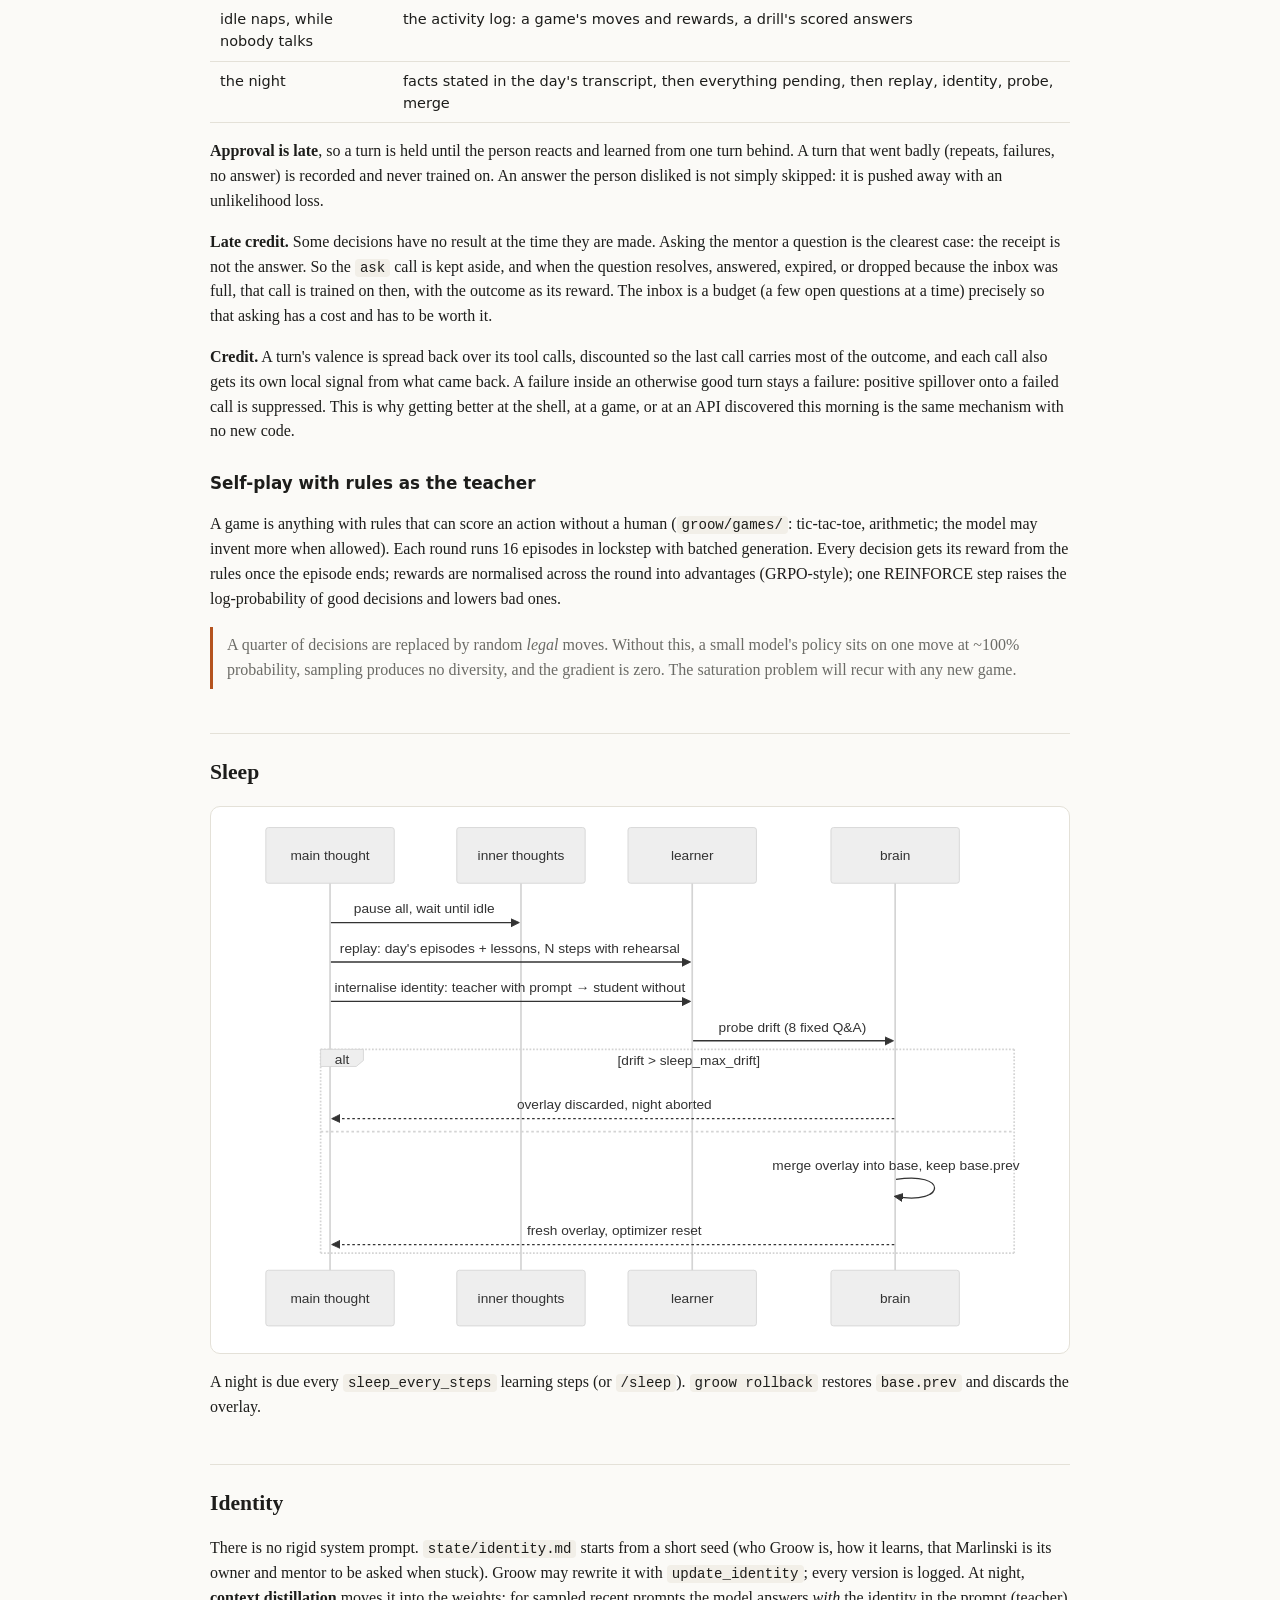
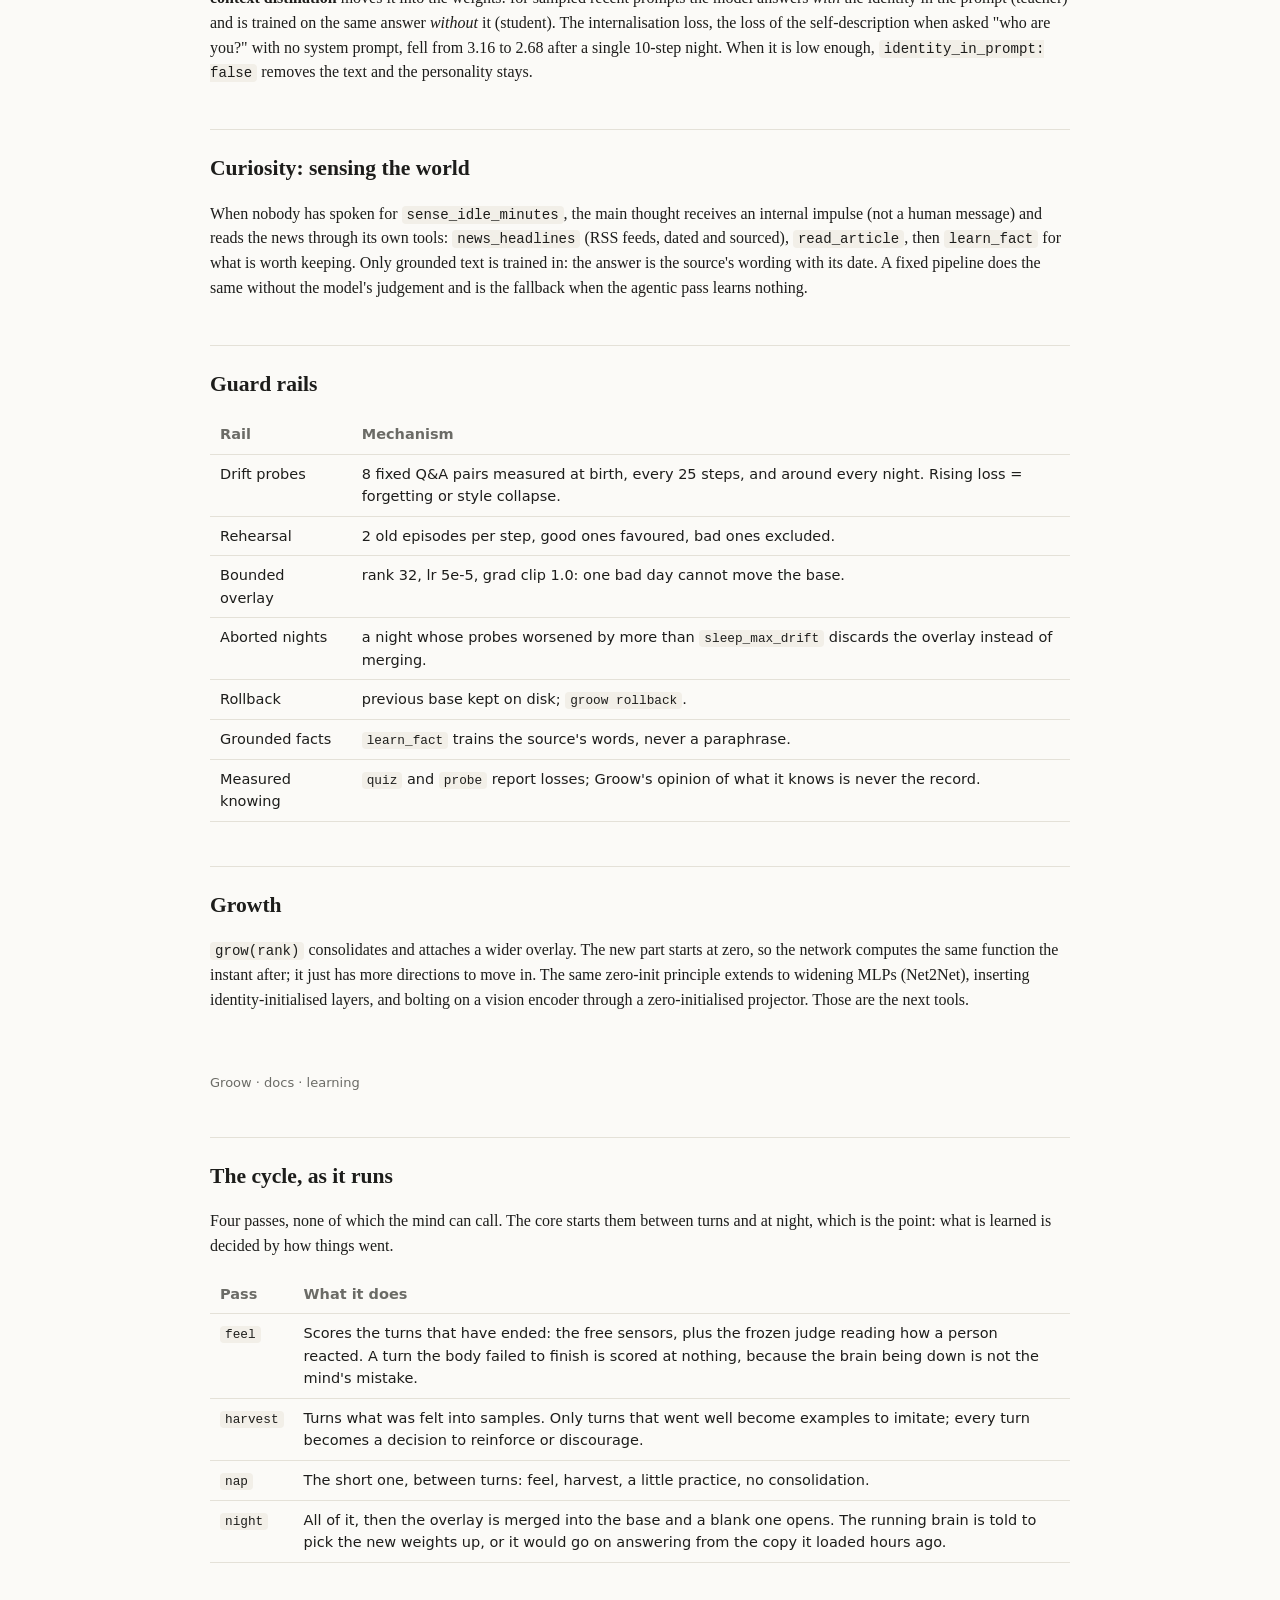
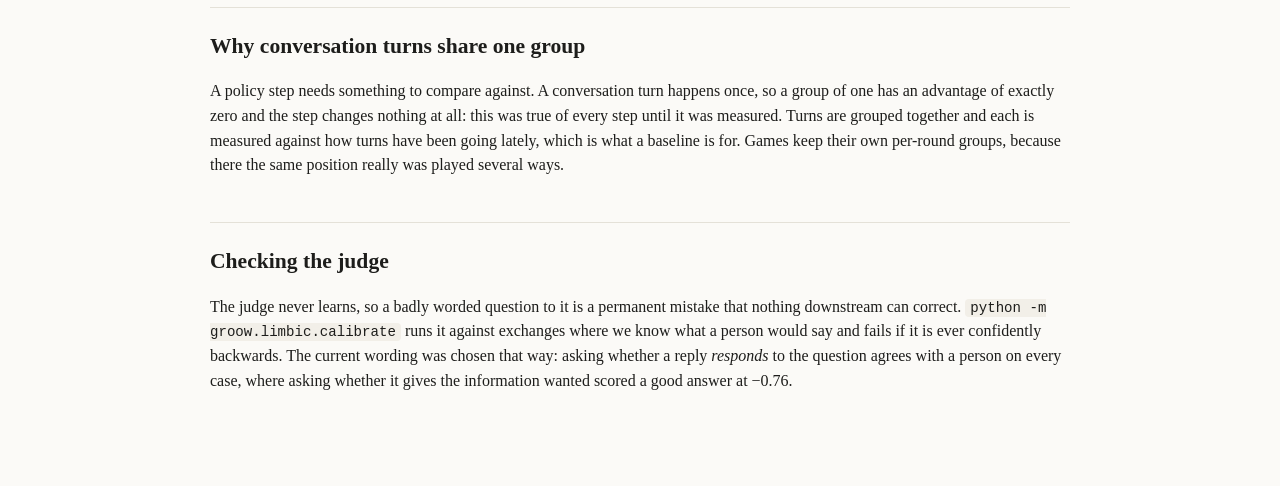
<file: docs/learning.html>
<!doctype html><html lang="en"><head><title>Groow · learning</title><meta charset="utf-8"><meta name="viewport" content="width=device-width,initial-scale=1"><link rel="stylesheet" href="style.css"><script src="vendor/mermaid.min.js"></script><script src="_mermaid.js"></script></head><body><main>
<nav class="top"><a href="index.html">Overview</a><a href="anatomy.html">Anatomy</a><a href="nervous.html">Nervous system</a><a href="core.html">Core</a><a href="learning.html" class="here">Learning</a><a href="mind.html">Mind</a><a href="extension.html">Skills</a></nav>
<h1>Learning</h1>
<p class="lead">Every mechanism on this page ends in the same place: a gradient step on the plastic overlay. What differs is who supplies the signal, and what guards against learning the wrong thing.</p>

<h2>Two speeds of memory</h2>
<p>The <b>base</b> is a dense fp16 transformer (Qwen3-4B-Instruct-2507). Frozen during the day. The <b>overlay</b> is a LoRA adapter on every linear projection of every layer: rank 32, about 66M parameters, fp32 master weights, AdamW state kept across sessions. All learning writes into the overlay. At night the overlay is <b>consolidated</b>: <code>W ← W + (α/r)·B·A</code> per layer, an exact operation, then a blank overlay opens. Until then, deleting <code>state/plastic/</code> is a full undo.</p>
<pre class="mermaid">
flowchart LR
  E[experience] --> S[gradient step<br/>fp16 compute, fp32 masters, grad scaler, checkpointing]
  S --> O[overlay<br/>rank 32, 66M params]
  O -.->|night: exact merge| B[base<br/>4.1B params fp16]
  B -.->|kept as base.prev| R[rollback]
</pre>
<p class="note">Why not train the base directly: 4B parameters with Adam needs ~64 GB of state and fp16 master weights that drift. Why not quantise: bitsandbytes is the only option on Volta, it is slower than fp16, and merging a delta into ternary or int4 weights is lossy. The overlay is the honest compromise on this card.</p>

<h2>Passive learning: every turn</h2>
<p>After each main-thought turn the whole exchange is rendered with the model's own chat template and trained on once. Tokens are weighted by the role that produced them, so the loss mask follows the conversation exactly as generation saw it.</p>
<table><tr><th>Role</th><th>Weight</th><th>Effect</th></tr>
<tr><td>user</td><td>0.5</td><td>absorb what people state (facts land through conversation)</td></tr>
<tr><td>assistant</td><td>1.0</td><td>reinforce its own answers, tool-call habits, style (self-distillation)</td></tr>
<tr><td>tool</td><td>0</td><td>tool output is transient</td></tr>
<tr><td>system</td><td>0</td><td>never memorised</td></tr></table>
<p>Each step also replays two older episodes drawn from memory, preferring turns rated <code>/good</code> twice as often and never those rated <code>/bad</code>. This rehearsal is the cheapest known defence against catastrophic forgetting. The training sample is capped at <code>train_max_len</code> (4k tokens, tail of the conversation) independently of the 32k prompt budget.</p>
<p><b>Feedback.</b> <code>/good</code> replays the turn three times at double assistant weight. <code>/bad</code> applies an <em>unlikelihood</em> loss to the assistant tokens, pushing that answer down, and bars the episode from rehearsal.</p>

<h2>Learning is a meta-process</h2>
<p>Groow does not operate its own learning and cannot rate itself. It acts; the <a href="anatomy.html">limbic system</a> decides how that felt, from free sensors (a command that failed, a call that timed out, the same call twice, a turn with no answer, a fix after a failure) and a frozen judge for the ambiguous part (how the person reacted, whether a clean-exiting command did anything). The <b>learning passes</b> read the conversation and the core's record of how each turn went, and write <b>training sets</b> to <code>state/training/&lt;set&gt;.jsonl</code>: supervised samples (messages with role weights) or rewarded samples (prompt, completion, reward, group). Only the <b>trainer</b> consumes them. A turn the body failed to finish is scored at nothing and never harvested: punishing the model for a brain that was not running would teach it the wrong lesson.</p>
<table><tr><th>when</th><th>what is consumed</th></tr>
<tr><td>a nap, after every turn</td><td>the exchange weighted by its valence, every tool call as a credited decision, plus up to <code>nap_max_samples</code> pending samples</td></tr>
<tr><td>idle naps, while nobody talks</td><td>the activity log: a game's moves and rewards, a drill's scored answers</td></tr>
<tr><td>the night</td><td>facts stated in the day's transcript, then everything pending, then replay, identity, probe, merge</td></tr></table>
<p><b>Approval is late</b>, so a turn is held until the person reacts and learned from one turn behind. A turn that went badly (repeats, failures, no answer) is recorded and never trained on. An answer the person disliked is not simply skipped: it is pushed away with an unlikelihood loss.</p>
<p><b>Late credit.</b> Some decisions have no result at the time they are made. Asking the mentor a question is the clearest case: the receipt is not the answer. So the <code>ask</code> call is kept aside, and when the question resolves, answered, expired, or dropped because the inbox was full, that call is trained on then, with the outcome as its reward. The inbox is a budget (a few open questions at a time) precisely so that asking has a cost and has to be worth it.</p>
<p><b>Credit.</b> A turn's valence is spread back over its tool calls, discounted so the last call carries most of the outcome, and each call also gets its own local signal from what came back. A failure inside an otherwise good turn stays a failure: positive spillover onto a failed call is suppressed. This is why getting better at the shell, at a game, or at an API discovered this morning is the same mechanism with no new code.</p>
<h3>Self-play with rules as the teacher</h3>
<p>A game is anything with rules that can score an action without a human (<code>groow/games/</code>: tic-tac-toe, arithmetic; the model may invent more when allowed). Each round runs 16 episodes in lockstep with batched generation. Every decision gets its reward from the rules once the episode ends; rewards are normalised across the round into advantages (GRPO-style); one REINFORCE step raises the log-probability of good decisions and lowers bad ones.</p>
<p class="note">A quarter of decisions are replaced by random <em>legal</em> moves. Without this, a small model's policy sits on one move at ~100% probability, sampling produces no diversity, and the gradient is zero. The saturation problem will recur with any new game.</p>

<h2>Sleep</h2>
<pre class="mermaid">
sequenceDiagram
  participant M as main thought
  participant T as inner thoughts
  participant L as learner
  participant B as brain
  M->>T: pause all, wait until idle
  M->>L: replay: day's episodes + lessons, N steps with rehearsal
  M->>L: internalise identity: teacher with prompt → student without
  L->>B: probe drift (8 fixed Q&A)
  alt drift > sleep_max_drift
    B-->>M: overlay discarded, night aborted
  else
    B->>B: merge overlay into base, keep base.prev
    B-->>M: fresh overlay, optimizer reset
  end
</pre>
<p>A night is due every <code>sleep_every_steps</code> learning steps (or <code>/sleep</code>). <code>groow rollback</code> restores <code>base.prev</code> and discards the overlay.</p>

<h2>Identity</h2>
<p>There is no rigid system prompt. <code>state/identity.md</code> starts from a short seed (who Groow is, how it learns, that Marlinski is its owner and mentor to be asked when stuck). Groow may rewrite it with <code>update_identity</code>; every version is logged. At night, <b>context distillation</b> moves it into the weights: for sampled recent prompts the model answers <em>with</em> the identity in the prompt (teacher) and is trained on the same answer <em>without</em> it (student). The internalisation loss, the loss of the self-description when asked "who are you?" with no system prompt, fell from 3.16 to 2.68 after a single 10-step night. When it is low enough, <code>identity_in_prompt: false</code> removes the text and the personality stays.</p>

<h2>Curiosity: sensing the world</h2>
<p>When nobody has spoken for <code>sense_idle_minutes</code>, the main thought receives an internal impulse (not a human message) and reads the news through its own tools: <code>news_headlines</code> (RSS feeds, dated and sourced), <code>read_article</code>, then <code>learn_fact</code> for what is worth keeping. Only grounded text is trained in: the answer is the source's wording with its date. A fixed pipeline does the same without the model's judgement and is the fallback when the agentic pass learns nothing.</p>

<h2>Guard rails</h2>
<table><tr><th>Rail</th><th>Mechanism</th></tr>
<tr><td>Drift probes</td><td>8 fixed Q&amp;A pairs measured at birth, every 25 steps, and around every night. Rising loss = forgetting or style collapse.</td></tr>
<tr><td>Rehearsal</td><td>2 old episodes per step, good ones favoured, bad ones excluded.</td></tr>
<tr><td>Bounded overlay</td><td>rank 32, lr 5e-5, grad clip 1.0: one bad day cannot move the base.</td></tr>
<tr><td>Aborted nights</td><td>a night whose probes worsened by more than <code>sleep_max_drift</code> discards the overlay instead of merging.</td></tr>
<tr><td>Rollback</td><td>previous base kept on disk; <code>groow rollback</code>.</td></tr>
<tr><td>Grounded facts</td><td><code>learn_fact</code> trains the source's words, never a paraphrase.</td></tr>
<tr><td>Measured knowing</td><td><code>quiz</code> and <code>probe</code> report losses; Groow's opinion of what it knows is never the record.</td></tr></table>

<h2>Growth</h2>
<p><code>grow(rank)</code> consolidates and attaches a wider overlay. The new part starts at zero, so the network computes the same function the instant after; it just has more directions to move in. The same zero-init principle extends to widening MLPs (Net2Net), inserting identity-initialised layers, and bolting on a vision encoder through a zero-initialised projector. Those are the next tools.</p>
<footer>Groow · docs · learning</footer>
<h2>The cycle, as it runs</h2>
<p>Four passes, none of which the mind can call. The core starts them between turns and at
night, which is the point: what is learned is decided by how things went.</p>
<table>
<tr><th>Pass</th><th>What it does</th></tr>
<tr><td><code>feel</code></td><td>Scores the turns that have ended: the free sensors, plus the frozen judge reading how a person reacted. A turn the body failed to finish is scored at nothing, because the brain being down is not the mind's mistake.</td></tr>
<tr><td><code>harvest</code></td><td>Turns what was felt into samples. Only turns that went well become examples to imitate; every turn becomes a decision to reinforce or discourage.</td></tr>
<tr><td><code>nap</code></td><td>The short one, between turns: feel, harvest, a little practice, no consolidation.</td></tr>
<tr><td><code>night</code></td><td>All of it, then the overlay is merged into the base and a blank one opens. The running brain is told to pick the new weights up, or it would go on answering from the copy it loaded hours ago.</td></tr>
</table>

<h2>Why conversation turns share one group</h2>
<p>A policy step needs something to compare against. A conversation turn happens once, so a
group of one has an advantage of exactly zero and the step changes nothing at all: this was
true of every step until it was measured. Turns are grouped together and each is measured
against how turns have been going lately, which is what a baseline is for. Games keep their own
per-round groups, because there the same position really was played several ways.</p>

<h2>Checking the judge</h2>
<p>The judge never learns, so a badly worded question to it is a permanent mistake that nothing
downstream can correct. <code>python -m groow.limbic.calibrate</code> runs it against exchanges
where we know what a person would say and fails if it is ever confidently backwards. The
current wording was chosen that way: asking whether a reply <em>responds</em> to the question
agrees with a person on every case, where asking whether it gives the information wanted scored
a good answer at −0.76.</p>
</main></body></html>
</file>
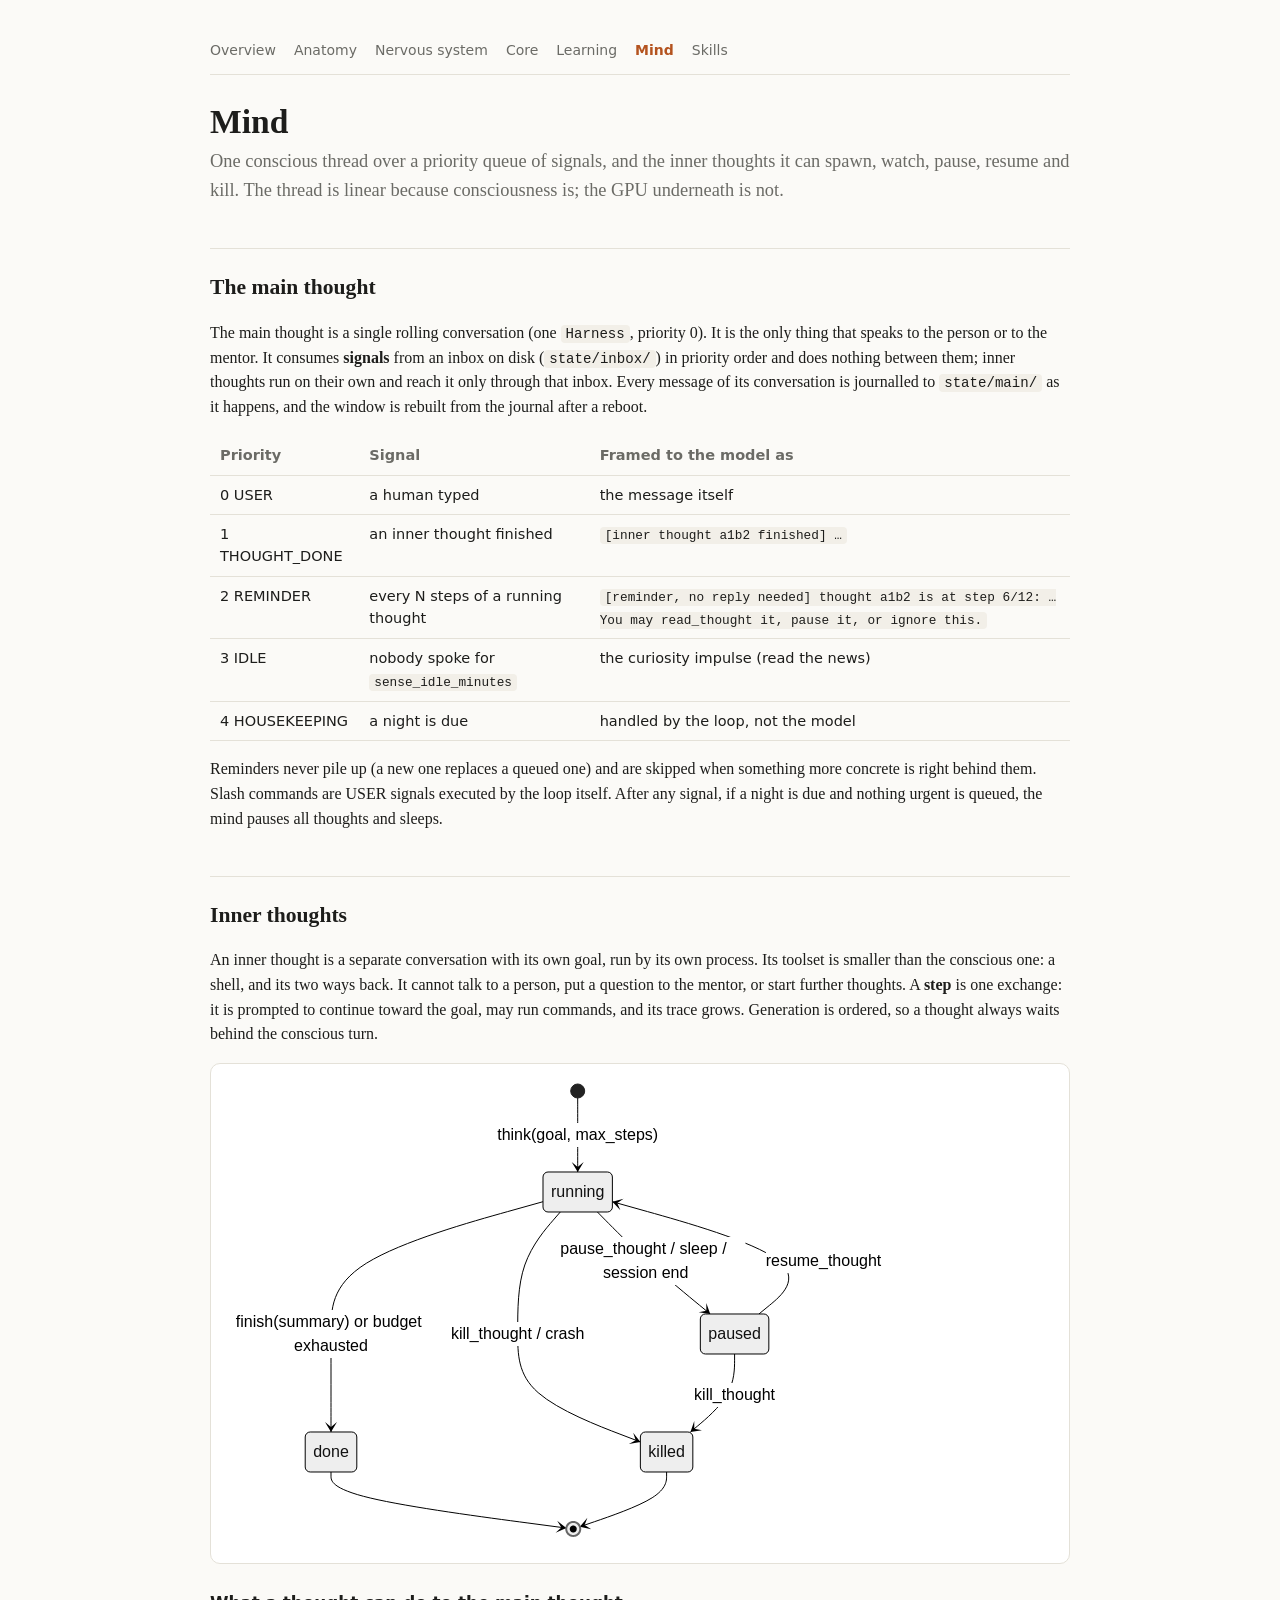
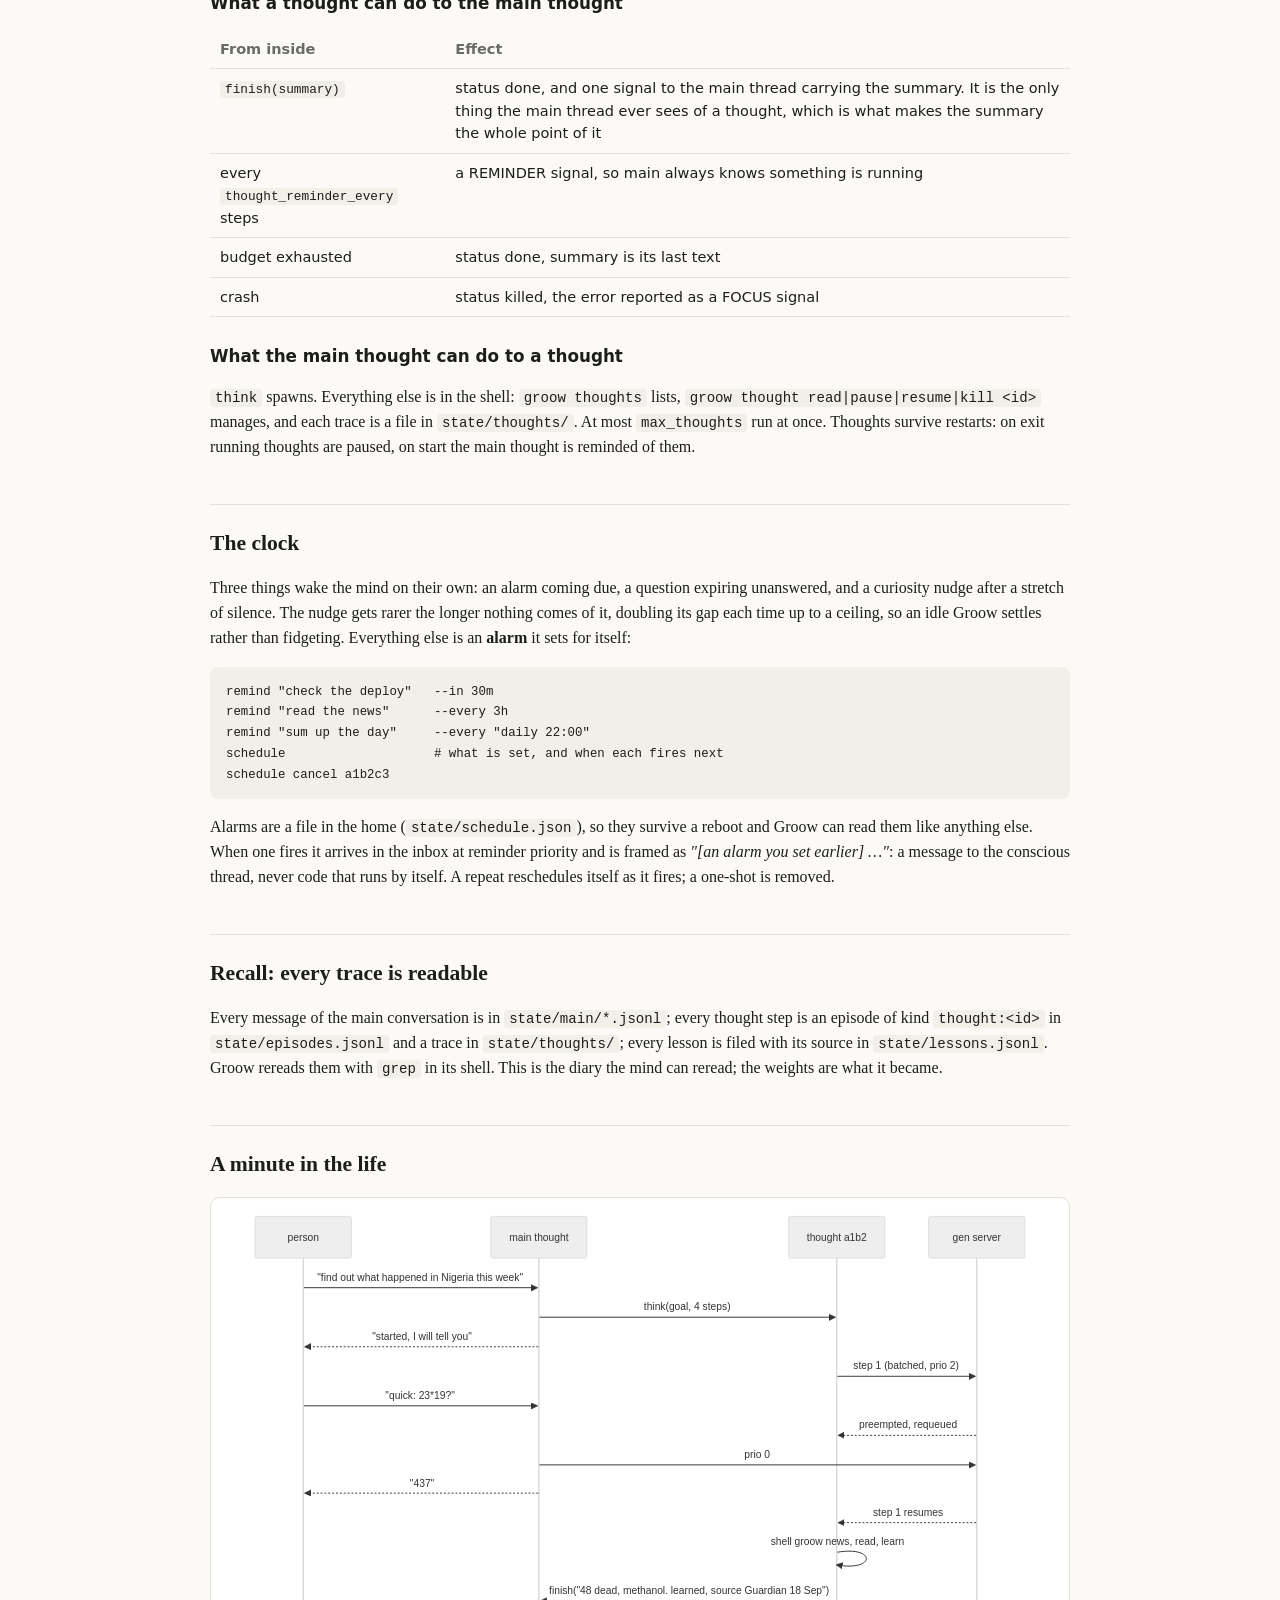
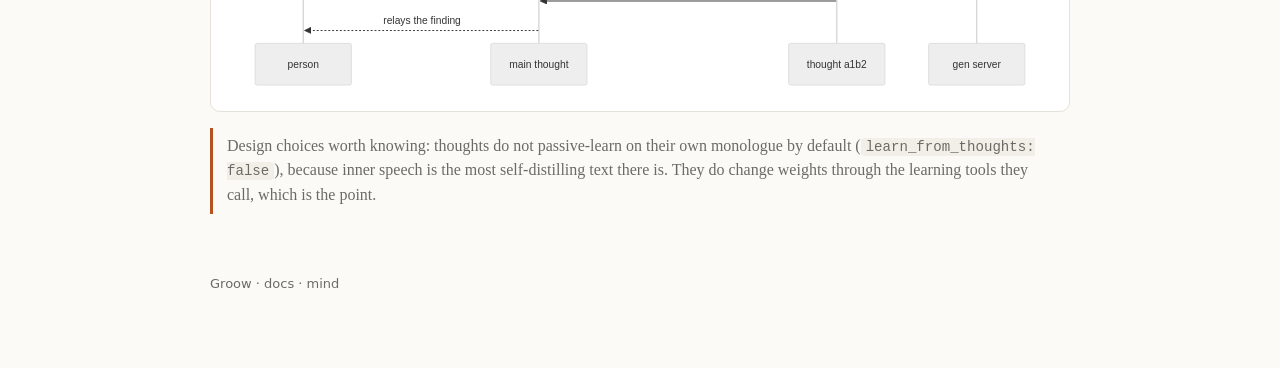
<file: docs/mind.html>
<!doctype html><html lang="en"><head><title>Groow · mind</title><meta charset="utf-8"><meta name="viewport" content="width=device-width,initial-scale=1"><link rel="stylesheet" href="style.css"><script src="vendor/mermaid.min.js"></script><script src="_mermaid.js"></script></head><body><main>
<nav class="top"><a href="index.html">Overview</a><a href="anatomy.html">Anatomy</a><a href="nervous.html">Nervous system</a><a href="core.html">Core</a><a href="learning.html">Learning</a><a href="mind.html" class="here">Mind</a><a href="extension.html">Skills</a></nav>
<h1>Mind</h1>
<p class="lead">One conscious thread over a priority queue of signals, and the inner thoughts it can spawn, watch, pause, resume and kill. The thread is linear because consciousness is; the GPU underneath is not.</p>

<h2>The main thought</h2>
<p>The main thought is a single rolling conversation (one <code>Harness</code>, priority 0). It is the only thing that speaks to the person or to the mentor. It consumes <b>signals</b> from an inbox on disk (<code>state/inbox/</code>) in priority order and does nothing between them; inner thoughts run on their own and reach it only through that inbox. Every message of its conversation is journalled to <code>state/main/</code> as it happens, and the window is rebuilt from the journal after a reboot.</p>
<table><tr><th>Priority</th><th>Signal</th><th>Framed to the model as</th></tr>
<tr><td>0 USER</td><td>a human typed</td><td>the message itself</td></tr>
<tr><td>1 THOUGHT_DONE</td><td>an inner thought finished</td><td><code>[inner thought a1b2 finished] …</code></td></tr>
<tr><td>2 REMINDER</td><td>every N steps of a running thought</td><td><code>[reminder, no reply needed] thought a1b2 is at step 6/12: … You may read_thought it, pause it, or ignore this.</code></td></tr>
<tr><td>3 IDLE</td><td>nobody spoke for <code>sense_idle_minutes</code></td><td>the curiosity impulse (read the news)</td></tr>
<tr><td>4 HOUSEKEEPING</td><td>a night is due</td><td>handled by the loop, not the model</td></tr></table>
<p>Reminders never pile up (a new one replaces a queued one) and are skipped when something more concrete is right behind them. Slash commands are USER signals executed by the loop itself. After any signal, if a night is due and nothing urgent is queued, the mind pauses all thoughts and sleeps.</p>

<h2>Inner thoughts</h2>
<p>An inner thought is a separate conversation with its own goal, run by its own process. Its toolset is smaller than the conscious one: a shell, and its two ways back. It cannot talk to a person, put a question to the mentor, or start further thoughts. A <b>step</b> is one exchange: it is prompted to continue toward the goal, may run commands, and its trace grows. Generation is ordered, so a thought always waits behind the conscious turn.</p>
<pre class="mermaid">
stateDiagram-v2
  [*] --> running : think(goal, max_steps)
  running --> paused : pause_thought / sleep / session end
  paused --> running : resume_thought
  running --> done : finish(summary) or budget exhausted
  running --> killed : kill_thought / crash
  paused --> killed : kill_thought
  done --> [*]
  killed --> [*]
</pre>
<h3>What a thought can do to the main thought</h3>
<table><tr><th>From inside</th><th>Effect</th></tr>
<tr><td><code>finish(summary)</code></td><td>status done, and one signal to the main thread carrying the summary. It is the only thing the main thread ever sees of a thought, which is what makes the summary the whole point of it</td></tr>
<tr><td>every <code>thought_reminder_every</code> steps</td><td>a REMINDER signal, so main always knows something is running</td></tr>
<tr><td>budget exhausted</td><td>status done, summary is its last text</td></tr>
<tr><td>crash</td><td>status killed, the error reported as a FOCUS signal</td></tr></table>
<h3>What the main thought can do to a thought</h3>
<p><code>think</code> spawns. Everything else is in the shell: <code>groow thoughts</code> lists, <code>groow thought read|pause|resume|kill &lt;id&gt;</code> manages, and each trace is a file in <code>state/thoughts/</code>. At most <code>max_thoughts</code> run at once. Thoughts survive restarts: on exit running thoughts are paused, on start the main thought is reminded of them.</p>

<h2>The clock</h2>
<p>Three things wake the mind on their own: an alarm coming due, a question expiring unanswered, and a curiosity nudge after a stretch of silence. The nudge gets rarer the longer nothing comes of it, doubling its gap each time up to a ceiling, so an idle Groow settles rather than fidgeting. Everything else is an <b>alarm</b> it sets for itself:</p>
<pre><code>remind "check the deploy"   --in 30m
remind "read the news"      --every 3h
remind "sum up the day"     --every "daily 22:00"
schedule                    # what is set, and when each fires next
schedule cancel a1b2c3</code></pre>
<p>Alarms are a file in the home (<code>state/schedule.json</code>), so they survive a reboot and Groow can read them like anything else. When one fires it arrives in the inbox at reminder priority and is framed as <em>"[an alarm you set earlier] …"</em>: a message to the conscious thread, never code that runs by itself. A repeat reschedules itself as it fires; a one-shot is removed.</p>

<h2>Recall: every trace is readable</h2>
<p>Every message of the main conversation is in <code>state/main/*.jsonl</code>; every thought step is an episode of kind <code>thought:&lt;id&gt;</code> in <code>state/episodes.jsonl</code> and a trace in <code>state/thoughts/</code>; every lesson is filed with its source in <code>state/lessons.jsonl</code>. Groow rereads them with <code>grep</code> in its shell. This is the diary the mind can reread; the weights are what it became.</p>

<h2>A minute in the life</h2>
<pre class="mermaid">
sequenceDiagram
  participant P as person
  participant M as main thought
  participant T as thought a1b2
  participant G as gen server
  P->>M: "find out what happened in Nigeria this week"
  M->>T: think(goal, 4 steps)
  M-->>P: "started, I will tell you"
  T->>G: step 1 (batched, prio 2)
  P->>M: "quick: 23*19?"
  G-->>T: preempted, requeued
  M->>G: prio 0
  M-->>P: "437"
  G-->>T: step 1 resumes
  T->>T: shell groow news, read, learn
  T->>M: finish("48 dead, methanol. learned, source Guardian 18 Sep")
  M-->>P: relays the finding
</pre>
<p class="note">Design choices worth knowing: thoughts do not passive-learn on their own monologue by default (<code>learn_from_thoughts: false</code>), because inner speech is the most self-distilling text there is. They do change weights through the learning tools they call, which is the point.</p>
<footer>Groow · docs · mind</footer>
</main></body></html>
</file>
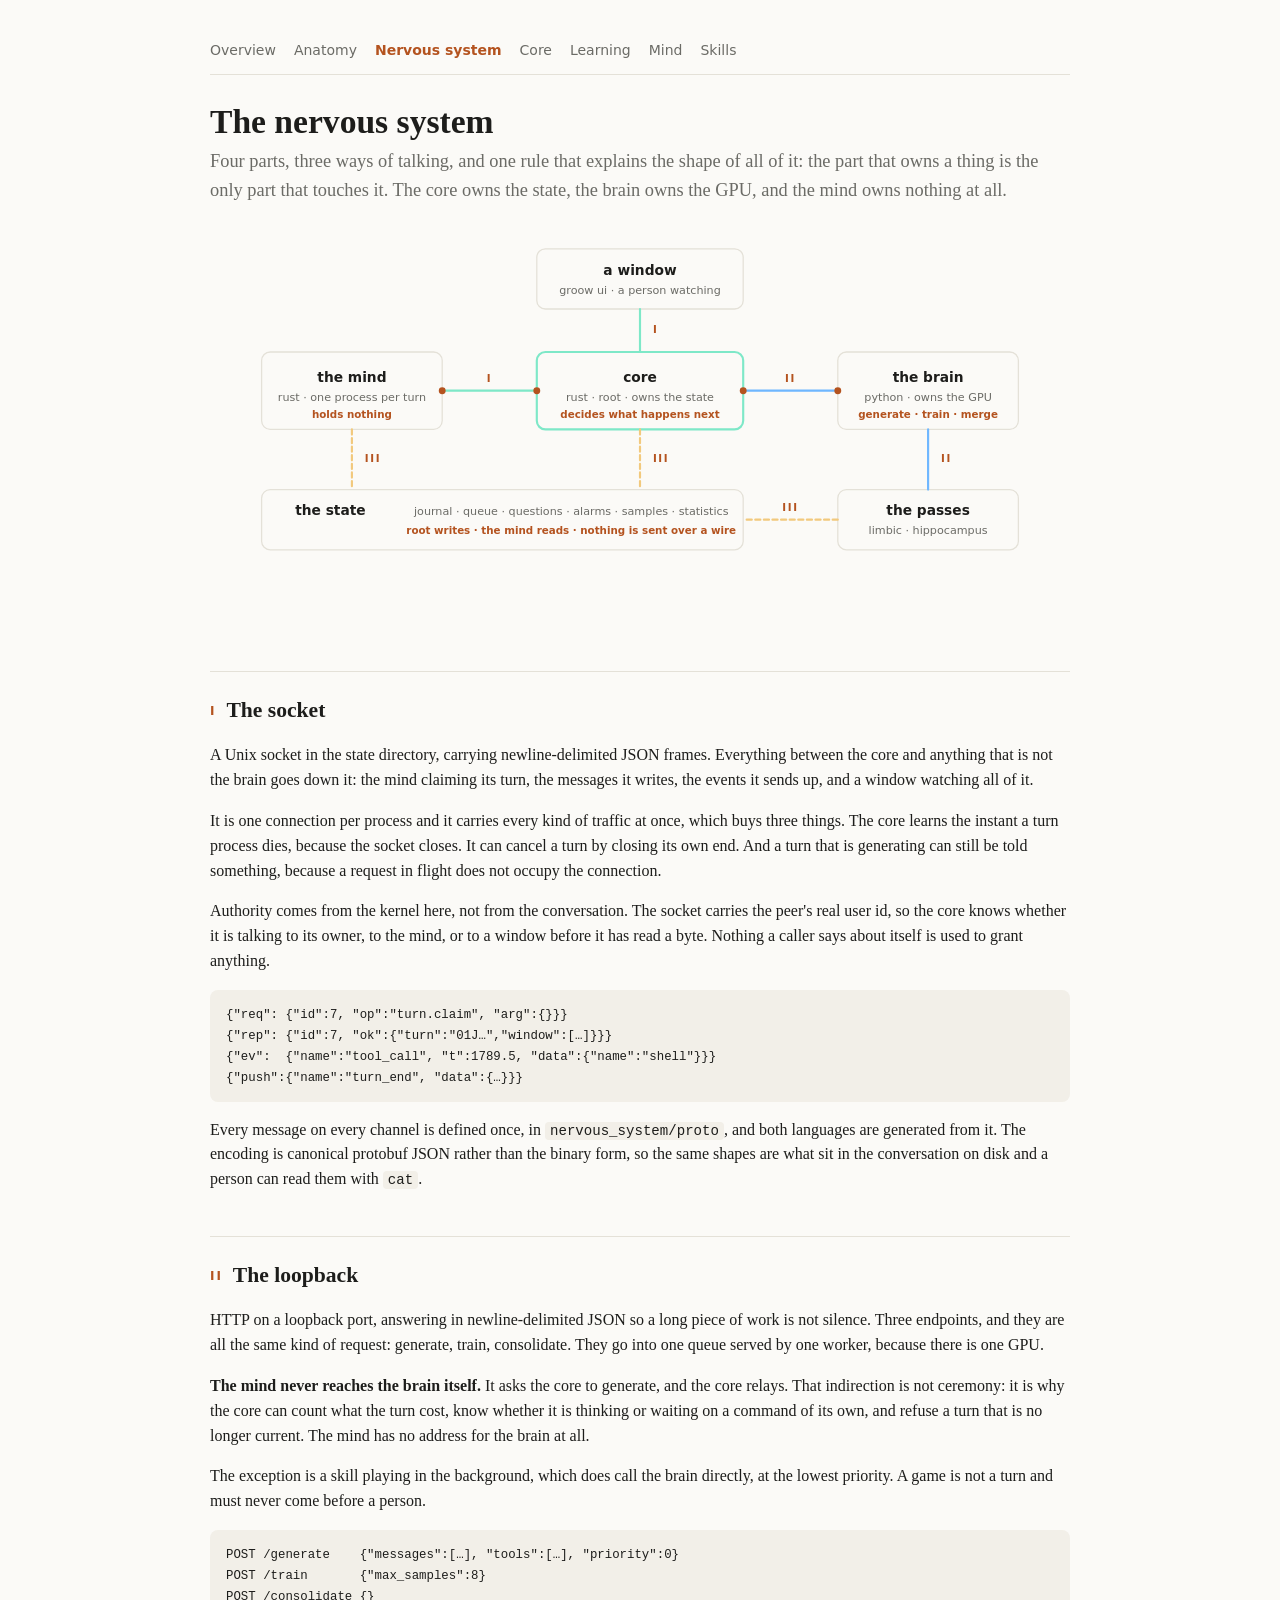
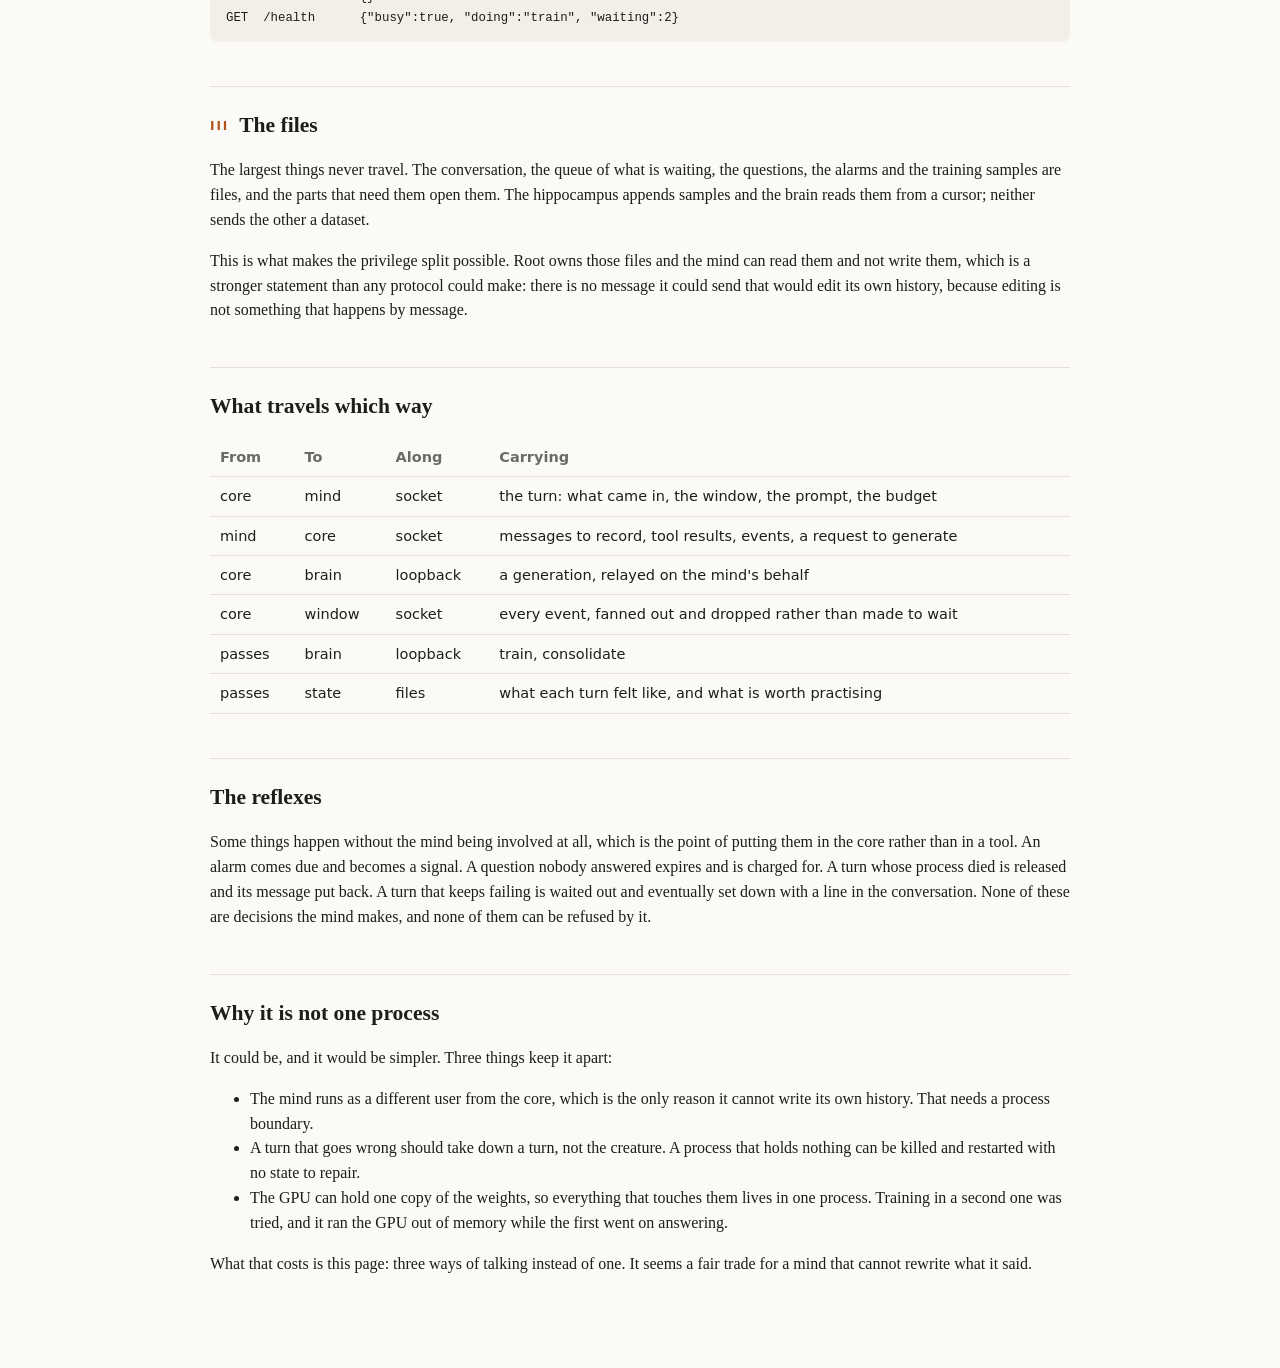
<file: docs/nervous.html>
<!doctype html><html lang="en"><head><title>Groow · nervous system</title><meta charset="utf-8"><meta name="viewport" content="width=device-width,initial-scale=1"><link rel="stylesheet" href="style.css"><script src="vendor/mermaid.min.js"></script><script src="_mermaid.js"></script>
<style>
.plate { width: 100%; height: auto; display: block; margin: 10px 0 30px; }
.plate .nerve { fill: none; stroke-width: 2.5; stroke-linecap: round; }
.plate .nerve.socket { stroke: #7ee8c8; }
.plate .nerve.http { stroke: #6fb7ff; }
.plate .nerve.files { stroke: #f2c97d; stroke-dasharray: 6 4; }
.plate .lead { stroke: var(--line); stroke-width: 1.5; fill: none; }
.plate .organ { fill: none; stroke: var(--line); stroke-width: 1.5; }
.plate .organ.root { stroke: #7ee8c8; stroke-width: 2.5; }
.plate .pin { fill: var(--accent); }
.plate .num { fill: var(--accent); font: 700 12px/1 system-ui, sans-serif; letter-spacing: .16em; }
.plate .ttl { fill: var(--ink); font: 600 16px/1 system-ui, sans-serif; }
.plate .gloss { fill: var(--mute); font: 400 13px/1 system-ui, sans-serif; }
.plate .tiny { fill: var(--accent); font: 600 12px/1 system-ui, sans-serif; }
h2 .roman { color: var(--accent); font: 700 12px/1 system-ui, sans-serif; letter-spacing: .16em; margin-right: 10px; vertical-align: 2px; }
@media (max-width: 640px) { .plate .gloss { display: none; } }
</style></head><body><main>
<nav class="top"><a href="index.html">Overview</a><a href="anatomy.html">Anatomy</a><a href="nervous.html" class="here">Nervous system</a><a href="core.html">Core</a><a href="learning.html">Learning</a><a href="mind.html">Mind</a><a href="extension.html">Skills</a></nav>
<h1>The nervous system</h1>
<p class="lead">Four parts, three ways of talking, and one rule that explains the shape of all of it: the part that owns a thing is the only part that touches it. The core owns the state, the brain owns the GPU, and the mind owns nothing at all.</p>

<svg viewBox="0 0 1000 470" class="plate" role="img" aria-label="Groow's nervous system: the socket between the core and the mind, the loopback to the brain, and the files nobody sends over a wire">
  <!-- organs -->
  <rect class="organ root" x="380" y="150" width="240" height="90" rx="10"/>
  <text class="ttl" x="500" y="185" text-anchor="middle">core</text>
  <text class="gloss" x="500" y="207" text-anchor="middle">rust · root · owns the state</text>
  <text class="tiny" x="500" y="227" text-anchor="middle">decides what happens next</text>

  <rect class="organ" x="60" y="150" width="210" height="90" rx="10"/>
  <text class="ttl" x="165" y="185" text-anchor="middle">the mind</text>
  <text class="gloss" x="165" y="207" text-anchor="middle">rust · one process per turn</text>
  <text class="tiny" x="165" y="227" text-anchor="middle">holds nothing</text>

  <rect class="organ" x="730" y="150" width="210" height="90" rx="10"/>
  <text class="ttl" x="835" y="185" text-anchor="middle">the brain</text>
  <text class="gloss" x="835" y="207" text-anchor="middle">python · owns the GPU</text>
  <text class="tiny" x="835" y="227" text-anchor="middle">generate · train · merge</text>

  <rect class="organ" x="380" y="30" width="240" height="70" rx="10"/>
  <text class="ttl" x="500" y="60" text-anchor="middle">a window</text>
  <text class="gloss" x="500" y="82" text-anchor="middle">groow ui · a person watching</text>

  <rect class="organ" x="730" y="310" width="210" height="70" rx="10"/>
  <text class="ttl" x="835" y="340" text-anchor="middle">the passes</text>
  <text class="gloss" x="835" y="362" text-anchor="middle">limbic · hippocampus</text>

  <rect class="organ" x="60" y="310" width="560" height="70" rx="10"/>
  <text class="ttl" x="140" y="340" text-anchor="middle">the state</text>
  <text class="gloss" x="420" y="340" text-anchor="middle">journal · queue · questions · alarms · samples · statistics</text>
  <text class="tiny" x="420" y="362" text-anchor="middle">root writes · the mind reads · nothing is sent over a wire</text>

  <!-- nerves -->
  <path class="nerve socket" d="M270 195 H380"/>
  <text class="num" x="325" y="185" text-anchor="middle">I</text>
  <path class="nerve socket" d="M500 100 V150"/>
  <text class="num" x="515" y="128">I</text>
  <path class="nerve http" d="M620 195 H730"/>
  <text class="num" x="675" y="185" text-anchor="middle">II</text>
  <path class="nerve http" d="M835 310 V240"/>
  <text class="num" x="850" y="278">II</text>
  <path class="nerve files" d="M500 240 V310"/>
  <text class="num" x="515" y="278">III</text>
  <path class="nerve files" d="M730 345 H620"/>
  <text class="num" x="675" y="335" text-anchor="middle">III</text>
  <path class="nerve files" d="M165 240 V310"/>
  <text class="num" x="180" y="278">III</text>

  <circle class="pin" cx="270" cy="195" r="4"/>
  <circle class="pin" cx="380" cy="195" r="4"/>
  <circle class="pin" cx="620" cy="195" r="4"/>
  <circle class="pin" cx="730" cy="195" r="4"/>
</svg>

<h2><span class="roman">I</span>The socket</h2>
<p>A Unix socket in the state directory, carrying newline-delimited JSON frames. Everything
between the core and anything that is not the brain goes down it: the mind claiming its turn,
the messages it writes, the events it sends up, and a window watching all of it.</p>
<p>It is one connection per process and it carries every kind of traffic at once, which buys
three things. The core learns the instant a turn process dies, because the socket closes.
It can cancel a turn by closing its own end. And a turn that is generating can still be told
something, because a request in flight does not occupy the connection.</p>
<p>Authority comes from the kernel here, not from the conversation. The socket carries the
peer's real user id, so the core knows whether it is talking to its owner, to the mind, or to a
window before it has read a byte. Nothing a caller says about itself is used to grant anything.</p>
<pre><code>{"req": {"id":7, "op":"turn.claim", "arg":{}}}
{"rep": {"id":7, "ok":{"turn":"01J…","window":[…]}}}
{"ev":  {"name":"tool_call", "t":1789.5, "data":{"name":"shell"}}}
{"push":{"name":"turn_end", "data":{…}}}</code></pre>
<p>Every message on every channel is defined once, in <code>nervous_system/proto</code>, and both
languages are generated from it. The encoding is canonical protobuf JSON rather than the binary
form, so the same shapes are what sit in the conversation on disk and a person can read them
with <code>cat</code>.</p>

<h2><span class="roman">II</span>The loopback</h2>
<p>HTTP on a loopback port, answering in newline-delimited JSON so a long piece of work is not
silence. Three endpoints, and they are all the same kind of request: generate, train,
consolidate. They go into one queue served by one worker, because there is one GPU.</p>
<p><b>The mind never reaches the brain itself.</b> It asks the core to generate, and the core
relays. That indirection is not ceremony: it is why the core can count what the turn cost, know
whether it is thinking or waiting on a command of its own, and refuse a turn that is no longer
current. The mind has no address for the brain at all.</p>
<p>The exception is a skill playing in the background, which does call the brain directly, at
the lowest priority. A game is not a turn and must never come before a person.</p>
<pre><code>POST /generate    {"messages":[…], "tools":[…], "priority":0}
POST /train       {"max_samples":8}
POST /consolidate {}
GET  /health      {"busy":true, "doing":"train", "waiting":2}</code></pre>

<h2><span class="roman">III</span>The files</h2>
<p>The largest things never travel. The conversation, the queue of what is waiting, the
questions, the alarms and the training samples are files, and the parts that need them open
them. The hippocampus appends samples and the brain reads them from a cursor; neither sends the
other a dataset.</p>
<p>This is what makes the privilege split possible. Root owns those files and the mind can read
them and not write them, which is a stronger statement than any protocol could make: there is
no message it could send that would edit its own history, because editing is not something that
happens by message.</p>

<h2>What travels which way</h2>
<table>
<tr><th>From</th><th>To</th><th>Along</th><th>Carrying</th></tr>
<tr><td>core</td><td>mind</td><td>socket</td><td>the turn: what came in, the window, the prompt, the budget</td></tr>
<tr><td>mind</td><td>core</td><td>socket</td><td>messages to record, tool results, events, a request to generate</td></tr>
<tr><td>core</td><td>brain</td><td>loopback</td><td>a generation, relayed on the mind's behalf</td></tr>
<tr><td>core</td><td>window</td><td>socket</td><td>every event, fanned out and dropped rather than made to wait</td></tr>
<tr><td>passes</td><td>brain</td><td>loopback</td><td>train, consolidate</td></tr>
<tr><td>passes</td><td>state</td><td>files</td><td>what each turn felt like, and what is worth practising</td></tr>
</table>

<h2>The reflexes</h2>
<p>Some things happen without the mind being involved at all, which is the point of putting them
in the core rather than in a tool. An alarm comes due and becomes a signal. A question nobody
answered expires and is charged for. A turn whose process died is released and its message put
back. A turn that keeps failing is waited out and eventually set down with a line in the
conversation. None of these are decisions the mind makes, and none of them can be refused by it.</p>

<h2>Why it is not one process</h2>
<p>It could be, and it would be simpler. Three things keep it apart:</p>
<ul>
<li>The mind runs as a different user from the core, which is the only reason it cannot write its
own history. That needs a process boundary.</li>
<li>A turn that goes wrong should take down a turn, not the creature. A process that holds
nothing can be killed and restarted with no state to repair.</li>
<li>The GPU can hold one copy of the weights, so everything that touches them lives in one
process. Training in a second one was tried, and it ran the GPU out of memory while the first
went on answering.</li>
</ul>
<p>What that costs is this page: three ways of talking instead of one. It seems a fair trade for
a mind that cannot rewrite what it said.</p>
</main></body></html>
</file>
<file: docs/style.css>
:root{--bg:#fbfaf7;--ink:#1d1d1b;--mute:#6b6b66;--line:#e4e1d8;--accent:#b4531f;--card:#fff;--code:#f2efe8;--mono:ui-monospace,SFMono-Regular,Menlo,Consolas,monospace}
@media (prefers-color-scheme:dark){:root{--bg:#161614;--ink:#ecebe6;--mute:#9a9a92;--line:#2c2c28;--accent:#e58a52;--card:#1e1e1b;--code:#24241f}}
*{box-sizing:border-box}html{color-scheme:light dark}
body{margin:0;background:var(--bg);color:var(--ink);font:16px/1.55 Georgia,"Iowan Old Style",serif;padding:0 16px}
main{max-width:860px;margin:0 auto;padding:40px 0 80px}
nav.top{display:flex;gap:18px;flex-wrap:wrap;font-family:system-ui,sans-serif;font-size:14px;color:var(--mute);border-bottom:1px solid var(--line);padding-bottom:12px;margin-bottom:28px}
nav.top a{color:var(--mute);text-decoration:none}nav.top a.here{color:var(--accent);font-weight:600}
h1{font-size:2.1rem;line-height:1.15;margin:0 0 6px}h2{font-size:1.35rem;margin:44px 0 10px;border-top:1px solid var(--line);padding-top:22px}h3{font-size:1.05rem;margin:26px 0 6px;font-family:system-ui,sans-serif}
p.lead{font-size:1.15rem;color:var(--mute);margin-top:0}
table{border-collapse:collapse;width:100%;margin:14px 0;font-family:system-ui,sans-serif;font-size:14.5px}
th,td{text-align:left;padding:8px 10px;border-bottom:1px solid var(--line);vertical-align:top}th{color:var(--mute);font-weight:600}
.wide{overflow-x:auto}
code,pre{font-family:var(--mono);font-size:.88em}code{background:var(--code);padding:1px 5px;border-radius:4px}
pre{background:var(--code);padding:14px 16px;border-radius:8px;overflow-x:auto;line-height:1.45}pre code{background:none;padding:0}
.card{background:var(--card);border:1px solid var(--line);border-radius:10px;padding:16px 18px;margin:16px 0}
.grid{display:grid;grid-template-columns:repeat(auto-fit,minmax(230px,1fr));gap:14px}
.k{font-family:system-ui,sans-serif;font-size:12px;letter-spacing:.06em;text-transform:uppercase;color:var(--accent);font-weight:700}
.mermaid{background:var(--card);border:1px solid var(--line);border-radius:10px;padding:12px;margin:16px 0;overflow-x:auto}
.note{border-left:3px solid var(--accent);padding:6px 14px;color:var(--mute);margin:16px 0}
footer{margin-top:60px;color:var(--mute);font-size:13px;font-family:system-ui,sans-serif}
</file>
